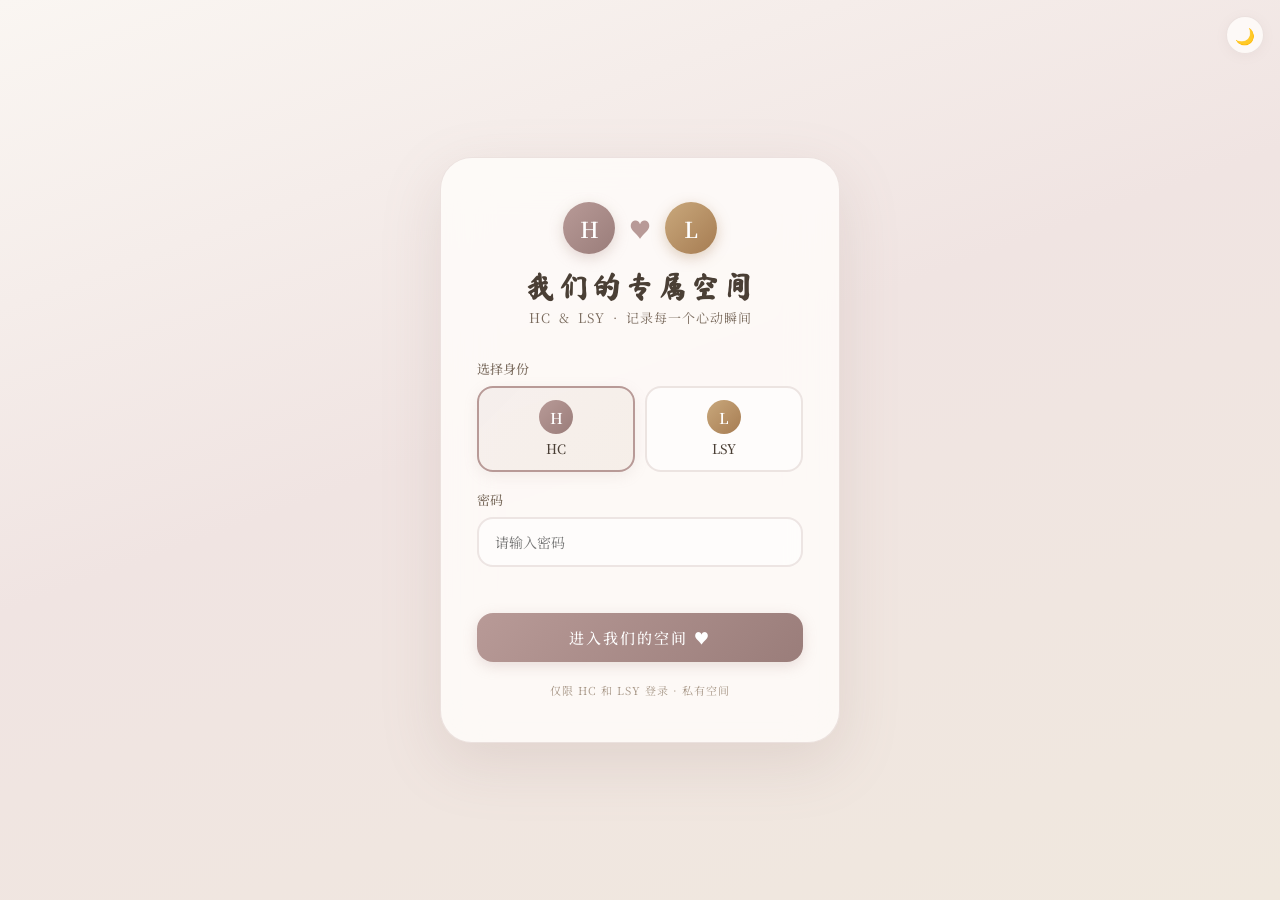
<file: index.html>
<!DOCTYPE html>
<html lang="zh-CN">
<head>
    <meta charset="UTF-8">
    <meta name="viewport" content="width=device-width, initial-scale=1.0, maximum-scale=1.0, user-scalable=no">
    <title>HC & LSY · 我们的专属空间</title>
    <meta name="theme-color" content="#b89a97">
    <meta name="apple-mobile-web-app-capable" content="yes">
    <meta name="apple-mobile-web-app-status-bar-style" content="default">
    <meta name="apple-mobile-web-app-title" content="HC&LSY">
    <link rel="manifest" href="manifest.json">
    <link rel="icon" type="image/svg+xml" href="icon.svg">
    <link rel="apple-touch-icon" href="icon.svg">
    <link rel="stylesheet" href="css/style.css?v=48">
    <link rel="preconnect" href="https://fonts.googleapis.com">
    <link href="https://fonts.googleapis.com/css2?family=Ma+Shan+Zheng&family=Noto+Serif+SC:wght@300;400;500;600;700&display=swap" rel="stylesheet">
</head>
<body>
    <div class="hearts-bg" id="heartsBg"></div>
    <div class="confetti-layer" id="confettiLayer"></div>

    <div class="music-control" id="musicControl" style="display:none;">
        <button class="music-btn" id="musicToggle"><span class="music-icon" id="musicIcon">♪</span></button>
        <div class="music-info"><span class="music-name" id="musicName">未设置音乐</span></div>
    </div>
    <button class="theme-toggle" id="themeToggle" title="切换主题">🌙</button>

    <!-- 登录页 -->
    <div class="login-page" id="loginPage">
        <div class="login-card">
            <div class="login-header">
                <div class="couple-avatar"><span class="avatar-hc">H</span><span class="heart-icon">♥</span><span class="avatar-lsy">L</span></div>
                <h1 class="login-title">我们的专属空间</h1>
                <p class="login-subtitle">HC &nbsp;&amp;&nbsp; LSY &nbsp;·&nbsp; 记录每一个心动瞬间</p>
            </div>
            <form class="login-form" id="loginForm">
                <div class="form-group"><label>选择身份</label>
                    <div class="role-selector">
                        <button type="button" class="role-btn active" data-role="hc"><span class="role-initial">H</span><span class="role-name">HC</span></button>
                        <button type="button" class="role-btn" data-role="lsy"><span class="role-initial">L</span><span class="role-name">LSY</span></button>
                    </div>
                </div>
                <div class="form-group"><label for="password">密码</label><input type="password" id="password" placeholder="请输入密码" autocomplete="off"></div>
                <div class="login-error" id="loginError"></div>
                <button type="submit" class="login-btn">进入我们的空间 ♥</button>
            </form>
            <div class="login-footer"><p>仅限 HC 和 LSY 登录 · 私有空间</p></div>
        </div>
    </div>

    <!-- 主应用 -->
    <div class="app-container" id="appContainer" style="display:none;">
        <nav class="app-nav">
            <div class="nav-brand" data-view="home"><span class="nav-heart">♥</span><span class="nav-title">HC &amp; LSY</span></div>
            <div class="nav-menu">
                <button class="nav-item active" data-view="home">首页</button>
                <button class="nav-item" data-view="timeline">时光轴</button>
                <button class="nav-item" data-view="gallery">照片墙</button>
                <button class="nav-item" data-view="diary">生活日记</button>
                <button class="nav-item" data-view="wishes">心愿清单</button>
                <button class="nav-item" data-view="messages">留言板</button>
                <button class="nav-item" data-view="letters">定时信件</button>
                <button class="nav-item" data-view="trips">旅行计划</button>
                <button class="nav-item" data-view="qa">问答书</button>
                <button class="nav-item" data-view="settings">设置</button>
            </div>
            <div class="nav-user">
                <span class="user-avatar" id="userAvatar">H</span>
                <span class="user-name" id="userName">HC</span>
                <button class="logout-btn" id="logoutBtn" title="退出">✕</button>
            </div>
        </nav>

        <!-- 手机底部导航 -->
        <nav class="mobile-nav">
            <button class="mobile-nav-item active" data-view="home"><span class="mobile-nav-icon">🏠</span><span class="mobile-nav-label">首页</span></button>
            <button class="mobile-nav-item" data-view="timeline"><span class="mobile-nav-icon">📖</span><span class="mobile-nav-label">时光轴</span></button>
            <button class="mobile-nav-item" data-view="gallery"><span class="mobile-nav-icon">📷</span><span class="mobile-nav-label">照片</span></button>
            <button class="mobile-nav-item" data-view="diary"><span class="mobile-nav-icon">📝</span><span class="mobile-nav-label">日记</span></button>
            <button class="mobile-nav-item" data-view="wishes"><span class="mobile-nav-icon">⭐</span><span class="mobile-nav-label">心愿</span></button>
            <button class="mobile-nav-item" data-view="settings"><span class="mobile-nav-icon">⚙️</span><span class="mobile-nav-label">设置</span></button>
        </nav>

        <main class="app-main">
            <!-- 首页 -->
            <section class="view view-home active" id="viewHome">
                <div class="hero-cover" id="heroCover">
                    <div class="hero-cover-bg" id="heroCoverBg"></div>
                    <div class="hero-cover-content">
                        <div class="hero-names"><span class="hero-name hc">HC</span><span class="hero-and">&amp;</span><span class="hero-name lsy">LSY</span></div>
                        <div class="hero-days"><span class="hero-days-number" id="heroDaysNumber">0</span><span class="hero-days-text">天</span></div>
                        <p class="hero-days-label">我们已经在一起</p>
                        <div class="hero-quote"><span class="quote-text" id="quoteText">愿有岁月可回首，且以深情共白头</span></div>
                        <button class="hero-quote-btn" id="heroQuoteBtn">换一句</button>
                    </div>
                    <a href="#homeContent" class="hero-scroll-hint" id="heroScrollHint"><span>向下滑动</span><span class="scroll-arrow">↓</span></a>
                </div>
                <div id="homeContent"></div>

                <!-- 天气卡片 -->
                <div class="weather-section" id="weatherSection" style="display:none;">
                    <div class="weather-card" id="weatherCard1">
                        <div class="weather-city" id="weatherCity1">—</div>
                        <div class="weather-main"><span class="weather-icon" id="weatherIcon1">☀️</span><span class="weather-temp" id="weatherTemp1">—°</span></div>
                        <div class="weather-desc" id="weatherDesc1">—</div>
                    </div>
                    <div class="weather-card" id="weatherCard2">
                        <div class="weather-city" id="weatherCity2">—</div>
                        <div class="weather-main"><span class="weather-icon" id="weatherIcon2">☀️</span><span class="weather-temp" id="weatherTemp2">—°</span></div>
                        <div class="weather-desc" id="weatherDesc2">—</div>
                    </div>
                </div>

                <!-- 想你了 -->
                <div class="miss-you-section">
                    <div class="miss-you-card">
                        <div class="miss-you-header"><h3>今天想你了吗</h3><span class="miss-you-date" id="missYouDate"></span></div>
                        <div class="miss-you-buttons">
                            <button class="miss-you-btn hc" id="missYouHc"><span class="miss-you-initial">H</span><span class="miss-you-label">HC 想你了</span><span class="miss-you-status" id="missHcStatus">未打卡</span></button>
                            <div class="miss-you-heart" id="missYouHeart">♡</div>
                            <button class="miss-you-btn lsy" id="missYouLsy"><span class="miss-you-initial">L</span><span class="miss-you-label">LSY 想你了</span><span class="miss-you-status" id="missLsyStatus">未打卡</span></button>
                        </div>
                        <div class="miss-you-result" id="missYouResult"></div>
                    </div>
                </div>

                <!-- 快捷入口 -->
                <div class="quick-access">
                    <button class="quick-card" data-view="messages"><span class="quick-icon">💌</span><span class="quick-text">留言板</span></button>
                    <button class="quick-card" data-view="letters"><span class="quick-icon">✉️</span><span class="quick-text">定时信件</span></button>
                    <button class="quick-card" data-view="trips"><span class="quick-icon">✈️</span><span class="quick-text">旅行计划</span></button>
                    <button class="quick-card" data-view="qa"><span class="quick-icon">💑</span><span class="quick-text">问答书</span></button>
                    <button class="quick-card" id="quickBlindbox"><span class="quick-icon">🎁</span><span class="quick-text">约会盲盒</span></button>
                    <button class="quick-card" id="quickAnnual"><span class="quick-icon">📊</span><span class="quick-text">年度回顾</span></button>
                    <button class="quick-card" id="quickCollage"><span class="quick-icon">🖼️</span><span class="quick-text">照片拼贴</span></button>
                    <button class="quick-card" data-view="timeline"><span class="quick-icon">📖</span><span class="quick-text">时光轴</span></button>
                </div>

                <!-- 倒计时 -->
                <div class="home-section countdown-section">
                    <div class="section-header"><h3>重要日子</h3><button class="link-btn" data-view="settings">管理 →</button></div>
                    <div class="countdown-grid" id="countdownGrid"><div class="empty-state">还没有添加纪念日，去设置页添加吧 ♥</div></div>
                </div>

                <!-- 统计 -->
                <div class="home-stats">
                    <div class="stat-card"><div class="stat-icon">📷</div><div class="stat-number" id="photoCount">0</div><div class="stat-label">张照片</div></div>
                    <div class="stat-card"><div class="stat-icon">📝</div><div class="stat-number" id="diaryCount">0</div><div class="stat-label">篇日记</div></div>
                    <div class="stat-card"><div class="stat-icon">⭐</div><div class="stat-number" id="wishCount">0</div><div class="stat-label">个心愿</div></div>
                    <div class="stat-card"><div class="stat-icon">💌</div><div class="stat-number" id="messageCount">0</div><div class="stat-label">条留言</div></div>
                </div>

                <div class="home-sections">
                    <div class="home-section">
                        <div class="section-header"><h3>最近照片</h3><button class="link-btn" data-view="gallery">查看全部 →</button></div>
                        <div class="recent-photos" id="recentPhotos"><div class="empty-state">还没有照片，去上传第一张吧 ♥</div></div>
                    </div>
                    <div class="home-section">
                        <div class="section-header"><h3>最新日记</h3><button class="link-btn" data-view="diary">查看全部 →</button></div>
                        <div class="recent-diaries" id="recentDiaries"><div class="empty-state">还没有日记，记录今天的心情吧 ♥</div></div>
                    </div>
                </div>
            </section>

            <!-- 时光轴 -->
            <section class="view view-timeline" id="viewTimeline">
                <div class="view-header"><div><h2>时光轴</h2><p class="view-desc">我们的故事，按时间流淌</p></div></div>
                <div class="timeline-container" id="timelineContainer"><div class="empty-state large"><div class="empty-icon">📖</div><p>时光轴还是空的</p><p class="empty-hint">上传照片或写日记，这里会记录我们的每一刻</p></div></div>
            </section>

            <!-- 照片墙 -->
            <section class="view view-gallery" id="viewGallery">
                <div class="view-header">
                    <div><h2>照片墙</h2><p class="view-desc">记录我们的每一个美好瞬间</p></div>
                    <div style="display:flex;gap:8px;">
                        <button class="secondary-btn" id="slideshowBtn" style="padding:8px 14px;font-size:13px;">▶ 幻灯片</button>
                        <button class="primary-btn" id="uploadPhotoBtn">+ 上传</button>
                    </div>
                </div>
                <div class="gallery-view-toggle" style="display:flex;gap:6px;margin-bottom:14px;">
                    <button class="gallery-toggle-btn active" data-view="time" style="flex:1;padding:8px;border:1px solid var(--card-border);border-radius:10px;background:var(--card-bg);font-size:12px;color:var(--text-secondary);transition:all 0.3s;">📅 按时间</button>
                    <button class="gallery-toggle-btn" data-view="album" style="flex:1;padding:8px;border:1px solid var(--card-border);border-radius:10px;background:var(--card-bg);font-size:12px;color:var(--text-secondary);transition:all 0.3s;">📁 按相册</button>
                </div>
                <div class="gallery-container" id="galleryContainer"><div class="empty-state large"><div class="empty-icon">📷</div><p>还没有照片</p><p class="empty-hint">点击上方按钮上传我们的第一张照片</p></div></div>
            </section>

            <!-- 生活日记 -->
            <section class="view view-diary" id="viewDiary">
                <div class="view-header">
                    <div><h2>生活日记</h2><p class="view-desc">记录每一天的心情与故事</p></div>
                    <button class="primary-btn" id="newDiaryBtn">+ 写日记</button>
                </div>
                <div class="diary-timeline" id="diaryTimeline"><div class="empty-state large"><div class="empty-icon">📝</div><p>还没有日记</p><p class="empty-hint">写下今天发生的小故事吧</p></div></div>
            </section>

            <!-- 心愿清单 -->
            <section class="view view-wishes" id="viewWishes">
                <div class="view-header">
                    <div><h2>心愿清单</h2><p class="view-desc">一起想做的事，一个个去实现</p></div>
                    <button class="primary-btn" id="addWishBtn">+ 添加心愿</button>
                </div>
                <div class="wishes-progress"><div class="progress-bar"><div class="progress-fill" id="wishProgressFill"></div></div><span class="progress-text" id="wishProgressText">0 / 0 已完成</span></div>
                <div class="wishes-list" id="wishesList"><div class="empty-state large"><div class="empty-icon">⭐</div><p>还没有心愿</p><p class="empty-hint">添加第一个想一起完成的心愿吧</p></div></div>
            </section>

            <!-- 留言板 -->
            <section class="view view-messages" id="viewMessages">
                <div class="view-header">
                    <div><h2>留言板</h2><p class="view-desc">想对TA说的话，留在这里</p></div>
                    <button class="primary-btn" id="addMessageBtn">+ 写留言</button>
                </div>
                <div class="messages-list" id="messagesList"><div class="empty-state large"><div class="empty-icon">💌</div><p>还没有留言</p><p class="empty-hint">给TA留第一条悄悄话吧</p></div></div>
            </section>

            <!-- 定时信件 -->
            <section class="view view-letters" id="viewLetters">
                <div class="view-header">
                    <div><h2>定时信件</h2><p class="view-desc">写给未来的信，到了那天才能打开</p></div>
                    <button class="primary-btn" id="addLetterBtn">+ 写一封信</button>
                </div>
                <div class="letters-list" id="lettersList"><div class="empty-state large"><div class="empty-icon">✉️</div><p>还没有定时信件</p><p class="empty-hint">写一封给未来的信吧</p></div></div>
            </section>

            <!-- 旅行计划 -->
            <section class="view view-trips" id="viewTrips">
                <div class="view-header">
                    <div><h2>旅行计划</h2><p class="view-desc">规划我们的下一次出发</p></div>
                    <button class="primary-btn" id="addTripBtn">+ 新建计划</button>
                </div>
                <div class="trips-list" id="tripsList"><div class="empty-state large"><div class="empty-icon">✈️</div><p>还没有旅行计划</p><p class="empty-hint">规划我们的第一次旅行吧</p></div></div>
            </section>

            <!-- 问答书 -->
            <section class="view view-qa" id="viewQa">
                <div class="view-header">
                    <div><h2>情侣问答书</h2><p class="view-desc">一个个问题，积累成我们的专属问答书</p></div>
                </div>
                <div class="qa-progress"><div class="progress-bar"><div class="progress-fill" id="qaProgressFill"></div></div><span class="progress-text" id="qaProgressText">0 / 0 已回答</span></div>
                <div class="qa-list" id="qaList"><div class="empty-state large"><div class="empty-icon">💑</div><p>加载问题中...</p></div></div>
            </section>

            <!-- 设置 -->
            <section class="view view-settings" id="viewSettings">
                <div class="view-header"><div><h2>设置</h2><p class="view-desc">配置空间参数与个人偏好</p></div></div>
                <div class="settings-container">
                    <div class="settings-card" style="border:2px solid var(--primary-light);background:linear-gradient(135deg,rgba(184,154,151,0.08),rgba(201,168,124,0.06));">
                        <h3 style="display:flex;align-items:center;gap:8px;">👤 当前账号</h3>
                        <p class="settings-desc">当前登录身份，可退出后切换其他账号</p>
                        <div style="display:flex;align-items:center;justify-content:space-between;flex-wrap:wrap;gap:10px;">
                            <div style="display:flex;align-items:center;gap:10px;">
                                <span class="user-avatar" id="settingsUserAvatar" style="width:36px;height:36px;font-size:15px;">H</span>
                                <div>
                                    <div style="font-size:15px;font-weight:600;color:var(--text-primary);" id="settingsUserName">HC</div>
                                    <div style="font-size:11px;color:var(--text-light);" id="settingsUserHint">情侣账号</div>
                                </div>
                            </div>
                            <button class="danger-btn" id="settingsLogoutBtn" style="padding:10px 20px;font-size:13px;">退出登录 / 切换账号</button>
                        </div>
                    </div>
                    <div class="settings-card"><h3>首页封面</h3><p class="settings-desc">上传一张合照作为首页封面背景</p>
                        <div class="settings-row"><button class="secondary-btn" id="uploadCoverBtn">选择封面图</button><button class="danger-btn" id="removeCoverBtn" style="display:none;">移除</button><span class="cover-status" id="coverStatus">使用默认渐变</span></div>
                        <input type="file" id="coverInput" accept="image/*" hidden>
                    </div>
                    <div class="settings-card"><h3>在一起的日期</h3><p class="settings-desc">设置我们在一起的纪念日</p>
                        <div class="settings-row"><input type="date" id="anniversaryDate" class="settings-input"><button class="secondary-btn" id="saveAnniversaryBtn">保存</button></div>
                    </div>
                    <div class="settings-card"><h3>纪念日管理</h3><p class="settings-desc">添加生日、旅行日等，首页显示倒计时</p>
                        <div class="anniversary-list" id="anniversaryList"></div>
                        <div class="settings-row mt-16"><input type="text" id="newAnnivName" class="settings-input" placeholder="名称"><input type="date" id="newAnnivDate" class="settings-input"><button class="secondary-btn" id="addAnnivBtn">添加</button></div>
                    </div>
                    <div class="settings-card"><h3>异地天气</h3><p class="settings-desc">设置两人所在城市，首页显示两地天气</p>
                        <div class="settings-row"><input type="text" id="weatherCity1Input" class="settings-input" placeholder="HC 所在城市"><input type="text" id="weatherCity2Input" class="settings-input" placeholder="LSY 所在城市"><button class="secondary-btn" id="saveWeatherBtn">保存</button></div>
                    </div>
                    <div class="settings-card"><h3>生理期提醒</h3><p class="settings-desc">记录上次生理期日期，预计下次时间</p>
                        <div class="settings-row"><input type="date" id="periodDate" class="settings-input"><input type="number" id="periodCycle" class="settings-input" placeholder="周期(天)，默认28" min="20" max="40"><button class="secondary-btn" id="savePeriodBtn">保存</button></div>
                        <div class="period-info" id="periodInfo" style="display:none;margin-top:10px;font-size:13px;color:var(--text-secondary);"></div>
                    </div>
                    <div class="settings-card"><h3>背景音乐</h3><p class="settings-desc">上传一首属于我们的歌</p>
                        <div class="settings-row"><button class="secondary-btn" id="uploadMusicBtn">选择音乐文件</button><span class="music-status" id="musicStatus">未设置</span><button class="danger-btn" id="removeMusicBtn" style="display:none;">移除</button></div>
                        <input type="file" id="musicFileInput" accept="audio/*" hidden>
                    </div>
                    <div class="settings-card"><h3>外观</h3><p class="settings-desc">深色模式 / 浅色模式切换</p>
                        <div class="settings-row"><button class="secondary-btn" id="darkModeBtn">🌙 切换深色模式</button></div>
                    </div>
                    <div id="githubConfigSection" style="display:none;">
                    <div class="settings-card"><h3>GitHub 数据同步</h3><p class="settings-desc">配置后数据自动同步到仓库，实现多设备数据共享</p>
                        <div class="settings-group"><label>仓库所有者</label><input type="text" id="githubOwner" class="settings-input" placeholder="GitHub用户名"></div>
                        <div class="settings-group"><label>仓库名称</label><input type="text" id="githubRepo" class="settings-input" placeholder="仓库名"></div>
                        <div class="settings-group"><label>Token</label><input type="password" id="githubToken" class="settings-input" placeholder="github_pat_xxx"><p class="settings-hint">需要 Contents 读写权限</p></div>
                        <button class="secondary-btn" id="saveGithubBtn">保存配置</button><span class="config-status" id="githubStatus"></span>
                    </div>
                    </div>
                    <div class="settings-card"><h3>密码管理</h3><p class="settings-desc">修改 HC 或 LSY 的登录密码</p>
                        <div class="settings-group"><label>修改谁的密码</label><select id="pwdTarget" class="settings-input"><option value="hc">HC</option><option value="lsy">LSY</option></select></div>
                        <div class="settings-group"><label>新密码</label><input type="password" id="newPassword" class="settings-input" placeholder="至少4位"></div>
                        <button class="secondary-btn" id="changePwdBtn">修改密码</button>
                    </div>
                    <div class="settings-card"><h3>数据管理</h3><p class="settings-desc">导出、导入、清空数据</p>
                        <div class="settings-row"><button class="secondary-btn" id="exportDataBtn">导出数据</button><button class="secondary-btn" id="importDataBtn">导入数据</button><button class="danger-btn" id="clearDataBtn">清空本地数据</button></div>
                        <input type="file" id="importInput" accept=".json" hidden>
                    </div>
                    <div class="settings-card"><h3>相册管理</h3><p class="settings-desc">管理照片分类相册，上传时可选择归属相册</p>
                        <div class="album-list" id="albumList" style="display:flex;flex-direction:column;gap:6px;margin-bottom:10px;max-height:180px;overflow-y:auto;"></div>
                        <div class="settings-row"><input type="text" id="newAlbumName" class="settings-input" placeholder="新相册名称"><button class="secondary-btn" id="addAlbumBtn">添加相册</button></div>
                    </div>
                    <div class="settings-card"><h3>回收站</h3><p class="settings-desc">删除的内容暂存7天，可恢复</p>
                        <div class="recycle-list" id="recycleList"><div class="empty-state" style="padding:12px;">回收站为空</div></div>
                    </div>
                </div>
            </section>
        </main>
    </div>

    <!-- 上传照片弹窗 -->
    <div class="modal" id="uploadModal">
        <div class="modal-content">
            <div class="modal-header"><h3>上传照片/视频</h3><button class="modal-close" data-close="uploadModal">✕</button></div>
            <div class="modal-body">
                <div class="upload-area" id="uploadArea">
                    <div class="upload-icon">📸</div><p>点击或拖拽文件到此处</p><p class="upload-hint">支持 JPG、PNG、WEBP、MP4，可多选</p>
                    <input type="file" id="photoInput" accept="image/*,video/*" multiple hidden>
                </div>
                <div class="upload-preview" id="uploadPreview"></div>
                <div class="form-group"><label>描述（可选）</label><input type="text" id="photoCaption" class="settings-input" placeholder="给这些内容写句话..."></div>
                <div class="form-group"><label>日期</label><input type="date" id="photoDate" class="settings-input"></div>
                <div class="form-group"><label>相册</label><select id="photoAlbum" class="settings-input"></select></div>
            </div>
            <div class="modal-footer"><button class="secondary-btn" data-close="uploadModal">取消</button><button class="primary-btn" id="confirmUploadBtn">上传</button></div>
        </div>
    </div>

    <!-- 写日记弹窗 -->
    <div class="modal" id="diaryModal">
        <div class="modal-content modal-wide">
            <div class="modal-header"><h3 id="diaryModalTitle">写日记</h3><button class="modal-close" data-close="diaryModal">✕</button></div>
            <div class="modal-body">
                <div class="form-group"><label>标题</label><input type="text" id="diaryTitle" class="settings-input" placeholder="给今天起个标题..."></div>
                <div class="form-row">
                    <div class="form-group flex-1"><label>日期</label><input type="date" id="diaryDate" class="settings-input"></div>
                    <div class="form-group flex-1"><label>心情</label>
                        <div class="mood-selector">
                            <button type="button" class="mood-btn" data-mood="😊">😊</button><button type="button" class="mood-btn" data-mood="🥰">🥰</button>
                            <button type="button" class="mood-btn" data-mood="😄">😄</button><button type="button" class="mood-btn" data-mood="😌">😌</button>
                            <button type="button" class="mood-btn" data-mood="😢">😢</button><button type="button" class="mood-btn" data-mood="😡">😡</button>
                            <button type="button" class="mood-btn" data-mood="🤔">🤔</button><button type="button" class="mood-btn" data-mood="😴">😴</button>
                        </div>
                    </div>
                </div>
                <div class="form-group"><label>日记模板（可选）</label>
                    <div class="diary-template-selector" id="diaryTemplateSelector">
                        <button type="button" class="diary-template-btn" data-tpl="daily">☕ 日常碎碎念</button>
                        <button type="button" class="diary-template-btn" data-tpl="travel">✈️ 旅行日记</button>
                        <button type="button" class="diary-template-btn" data-tpl="anniversary">🎉 纪念日</button>
                        <button type="button" class="diary-template-btn" data-tpl="food">🍜 美食记录</button>
                        <button type="button" class="diary-template-btn" data-tpl="reconcile">💝 吵架和好</button>
                        <button type="button" class="diary-template-btn" data-tpl="blank">📝 空白</button>
                    </div>
                </div>
                <div class="form-group"><label>内容</label><textarea id="diaryContent" class="settings-input diary-textarea" placeholder="今天发生了什么呢..."></textarea></div>
                <div class="form-group"><label>插入照片（可选）</label>
                    <div class="diary-photo-area">
                        <div class="diary-photos-preview" id="diaryPhotosPreview"></div>
                        <button type="button" class="secondary-btn" id="diaryAddPhotoBtn">+ 添加照片</button>
                        <input type="file" id="diaryPhotoInput" accept="image/*" multiple hidden>
                    </div>
                </div>
                <div class="form-group" style="display:flex;gap:10px;align-items:center;">
                    <button type="button" class="secondary-btn" id="diaryShareBtn">📤 生成分享卡片</button>
                </div>
            </div>
            <div class="modal-footer"><button class="secondary-btn" data-close="diaryModal">取消</button><button class="primary-btn" id="saveDiaryBtn">保存</button></div>
        </div>
    </div>

    <!-- 心愿弹窗 -->
    <div class="modal" id="wishModal">
        <div class="modal-content">
            <div class="modal-header"><h3 id="wishModalTitle">添加心愿</h3><button class="modal-close" data-close="wishModal">✕</button></div>
            <div class="modal-body">
                <div class="form-group"><label>心愿内容</label><input type="text" id="wishContent" class="settings-input" placeholder="例如：一起去看海"></div>
                <div class="form-group"><label>分类</label><select id="wishCategory" class="settings-input"><option value="旅行">旅行</option><option value="美食">美食</option><option value="生活">生活</option><option value="礼物">礼物</option><option value="其他">其他</option></select></div>
            </div>
            <div class="modal-footer"><button class="secondary-btn" data-close="wishModal">取消</button><button class="primary-btn" id="saveWishBtn">保存</button></div>
        </div>
    </div>

    <!-- 留言弹窗 -->
    <div class="modal" id="messageModal">
        <div class="modal-content">
            <div class="modal-header"><h3>写留言</h3><button class="modal-close" data-close="messageModal">✕</button></div>
            <div class="modal-body">
                <div class="form-group"><label>留言内容</label><textarea id="messageContent" class="settings-input diary-textarea" placeholder="想对TA说的话..."></textarea></div>
                <div class="form-group"><label>便签颜色</label>
                    <div class="color-selector">
                        <button type="button" class="color-btn active" data-color="pink" style="background:#f5c6cf;"></button>
                        <button type="button" class="color-btn" data-color="cream" style="background:#f0e0c8;"></button>
                        <button type="button" class="color-btn" data-color="mint" style="background:#c8e0d0;"></button>
                        <button type="button" class="color-btn" data-color="lavender" style="background:#d8c8e8;"></button>
                        <button type="button" class="color-btn" data-color="peach" style="background:#f5d8c0;"></button>
                    </div>
                </div>
            </div>
            <div class="modal-footer"><button class="secondary-btn" data-close="messageModal">取消</button><button class="primary-btn" id="saveMessageBtn">发送</button></div>
        </div>
    </div>

    <!-- 定时信件弹窗 -->
    <div class="modal" id="letterModal">
        <div class="modal-content modal-wide">
            <div class="modal-header"><h3>写一封信</h3><button class="modal-close" data-close="letterModal">✕</button></div>
            <div class="modal-body">
                <div class="form-group"><label>信件标题</label><input type="text" id="letterTitle" class="settings-input" placeholder="给这封信起个标题..."></div>
                <div class="form-group"><label>解锁日期</label><input type="date" id="letterUnlockDate" class="settings-input"></div>
                <div class="form-group"><label>信件内容</label><textarea id="letterContent" class="settings-input diary-textarea" style="min-height:200px;" placeholder="写给未来的话..."></textarea></div>
            </div>
            <div class="modal-footer"><button class="secondary-btn" data-close="letterModal">取消</button><button class="primary-btn" id="saveLetterBtn">封存信件</button></div>
        </div>
    </div>

    <!-- 查看信件弹窗 -->
    <div class="modal" id="letterViewModal">
        <div class="modal-content modal-wide">
            <div class="modal-header"><h3 id="letterViewTitle">信件</h3><button class="modal-close" data-close="letterViewModal">✕</button></div>
            <div class="modal-body">
                <div class="letter-view-meta" id="letterViewMeta"></div>
                <div class="letter-view-content" id="letterViewContent"></div>
            </div>
            <div class="modal-footer"><button class="secondary-btn" data-close="letterViewModal">关闭</button></div>
        </div>
    </div>

    <!-- 旅行计划弹窗 -->
    <div class="modal" id="tripModal">
        <div class="modal-content modal-wide">
            <div class="modal-header"><h3 id="tripModalTitle">新建旅行计划</h3><button class="modal-close" data-close="tripModal">✕</button></div>
            <div class="modal-body">
                <div class="form-row">
                    <div class="form-group flex-1"><label>旅行名称</label><input type="text" id="tripName" class="settings-input" placeholder="例如：三亚五日游"></div>
                    <div class="form-group flex-1"><label>目的地</label><input type="text" id="tripDestination" class="settings-input" placeholder="例如：三亚"></div>
                </div>
                <div class="form-row">
                    <div class="form-group flex-1"><label>出发日期</label><input type="date" id="tripStartDate" class="settings-input"></div>
                    <div class="form-group flex-1"><label>返回日期</label><input type="date" id="tripEndDate" class="settings-input"></div>
                </div>
                <div class="form-group"><label>预算（元）</label><input type="number" id="tripBudget" class="settings-input" placeholder="例如：5000"></div>
                <div class="form-group"><label>行程清单（每行一项）</label><textarea id="tripItems" class="settings-input diary-textarea" style="min-height:120px;" placeholder="订机票&#10;订酒店&#10;去海边"></textarea></div>
                <div class="form-group"><label>备注</label><textarea id="tripNotes" class="settings-input" style="min-height:60px;" placeholder="其他注意事项..."></textarea></div>
            </div>
            <div class="modal-footer"><button class="secondary-btn" data-close="tripModal">取消</button><button class="primary-btn" id="saveTripBtn">保存计划</button></div>
        </div>
    </div>

    <!-- 问答弹窗 -->
    <div class="modal" id="qaModal">
        <div class="modal-content">
            <div class="modal-header"><h3 id="qaModalTitle">回答问题</h3><button class="modal-close" data-close="qaModal">✕</button></div>
            <div class="modal-body">
                <div class="qa-question" id="qaQuestionText"></div>
                <div class="form-group"><label>你的回答</label><textarea id="qaAnswer" class="settings-input diary-textarea" style="min-height:100px;" placeholder="写下你的答案..."></textarea></div>
            </div>
            <div class="modal-footer"><button class="secondary-btn" data-close="qaModal">取消</button><button class="primary-btn" id="saveQaBtn">保存回答</button></div>
        </div>
    </div>

    <!-- 约会盲盒弹窗 -->
    <div class="modal" id="blindboxModal">
        <div class="modal-content">
            <div class="modal-header"><h3>🎁 约会盲盒</h3><button class="modal-close" data-close="blindboxModal">✕</button></div>
            <div class="modal-body" style="text-align:center;padding:40px 20px;">
                <div class="blindbox-box" id="blindboxBox">🎁</div>
                <div class="blindbox-result" id="blindboxResult" style="display:none;">
                    <div class="blindbox-title" id="blindboxTitle"></div>
                    <div class="blindbox-desc" id="blindboxDesc"></div>
                </div>
                <button class="primary-btn" id="blindboxDrawBtn" style="margin-top:20px;">抽取约会灵感</button>
                <button class="secondary-btn" id="blindboxAgainBtn" style="margin-top:10px;display:none;">再抽一次</button>
            </div>
        </div>
    </div>

    <!-- 年度回顾弹窗 -->
    <div class="modal" id="annualModal">
        <div class="modal-content modal-wide">
            <div class="modal-header"><h3>📊 年度回顾</h3><button class="modal-close" data-close="annualModal">✕</button></div>
            <div class="modal-body" id="annualBody">
                <div class="annual-year-select" style="text-align:center;margin-bottom:20px;">
                    <label style="font-size:13px;color:var(--text-secondary);">选择年份：</label>
                    <select id="annualYear" class="settings-input" style="width:auto;display:inline-block;"></select>
                </div>
                <div id="annualContent"></div>
            </div>
        </div>
    </div>

    <!-- 照片拼贴弹窗 -->
    <div class="modal" id="collageModal">
        <div class="modal-content modal-wide">
            <div class="modal-header"><h3>🖼️ 照片拼贴</h3><button class="modal-close" data-close="collageModal">✕</button></div>
            <div class="modal-body">
                <p style="font-size:13px;color:var(--text-secondary);margin-bottom:12px;">选择 2-9 张照片生成拼贴图（最多9张）</p>
                <div class="collage-select" id="collageSelect" style="max-height:300px;overflow-y:auto;margin-bottom:16px;"></div>
                <div class="settings-row">
                    <button class="primary-btn" id="collageGenerateBtn">生成拼贴</button>
                </div>
                <div class="collage-result" id="collageResult" style="margin-top:16px;text-align:center;display:none;">
                    <canvas id="collageCanvas" style="max-width:100%;border-radius:12px;box-shadow:var(--shadow-md);"></canvas>
                    <div style="margin-top:12px;"><button class="primary-btn" id="collageDownloadBtn">下载拼贴图</button></div>
                </div>
            </div>
        </div>
    </div>

    <!-- 分享卡片弹窗 -->
    <div class="modal" id="shareModal">
        <div class="modal-content">
            <div class="modal-header"><h3>📤 分享卡片</h3><button class="modal-close" data-close="shareModal">✕</button></div>
            <div class="modal-body" style="text-align:center;">
                <canvas id="shareCanvas" style="max-width:100%;border-radius:16px;box-shadow:var(--shadow-lg);"></canvas>
                <div style="margin-top:16px;"><button class="primary-btn" id="shareDownloadBtn">下载卡片</button></div>
            </div>
        </div>
    </div>

    <!-- 灯箱 -->
    <div class="modal lightbox" id="lightboxModal">
        <div class="lightbox-content">
            <button class="lightbox-close" data-close="lightboxModal">✕</button>
            <button class="lightbox-nav lightbox-prev" id="lightboxPrev">‹</button>
            <div class="lightbox-media" id="lightboxMedia"></div>
            <button class="lightbox-nav lightbox-next" id="lightboxNext">›</button>
            <div class="lightbox-caption" id="lightboxCaption"></div>
            <div class="lightbox-slideshow-bar" id="lightboxSlideshowBar" style="display:none;position:absolute;bottom:-34px;left:50%;transform:translateX(-50%);display:none;gap:10px;align-items:center;background:rgba(0,0,0,0.6);padding:6px 14px;border-radius:20px;">
                <button id="slideshowPlayPause" style="background:none;border:none;color:white;font-size:16px;cursor:pointer;padding:0 4px;">⏸</button>
                <span style="color:white;font-size:11px;opacity:0.8;">间隔</span>
                <select id="slideshowSpeed" style="background:rgba(255,255,255,0.15);color:white;border:1px solid rgba(255,255,255,0.3);border-radius:10px;padding:2px 6px;font-size:11px;outline:none;">
                    <option value="2000">2秒</option>
                    <option value="3000" selected>3秒</option>
                    <option value="5000">5秒</option>
                    <option value="8000">8秒</option>
                </select>
                <span id="slideshowCounter" style="color:white;font-size:11px;opacity:0.8;">1/1</span>
            </div>
            <div style="position:absolute;bottom:-64px;left:50%;transform:translateX(-50%);display:flex;gap:8px;align-items:center;justify-content:center;flex-wrap:wrap;">
                <select id="lightboxAlbum" style="min-width:110px;background:rgba(0,0,0,0.5);color:white;border:1px solid rgba(255,255,255,0.4);border-radius:14px;padding:5px 24px 5px 10px;font-size:11px;outline:none;-webkit-appearance:none;appearance:none;background-image:url('data:image/svg+xml;utf8,<svg xmlns=%22http://www.w3.org/2000/svg%22 width=%2210%22 height=%2210%22 viewBox=%220 0 10 10%22><path fill=%22white%22 d=%22M0 3l5 5 5-5z%22/></svg>');background-repeat:no-repeat;background-position:right 8px center;">
                    <option value="">移动到相册...</option>
                </select>
                <input type="date" id="lightboxDate" style="background:rgba(0,0,0,0.5);color:white;border:1px solid rgba(255,255,255,0.4);border-radius:14px;padding:5px 10px;font-size:11px;outline:none;color-scheme:dark;">
            </div>
            <button class="lightbox-delete" id="lightboxDelete">删除</button>
        </div>
    </div>

    <div class="toast-container" id="toastContainer"></div>
    <script src="js/app.js?v=48"></script>
</body>
</html>
</file>
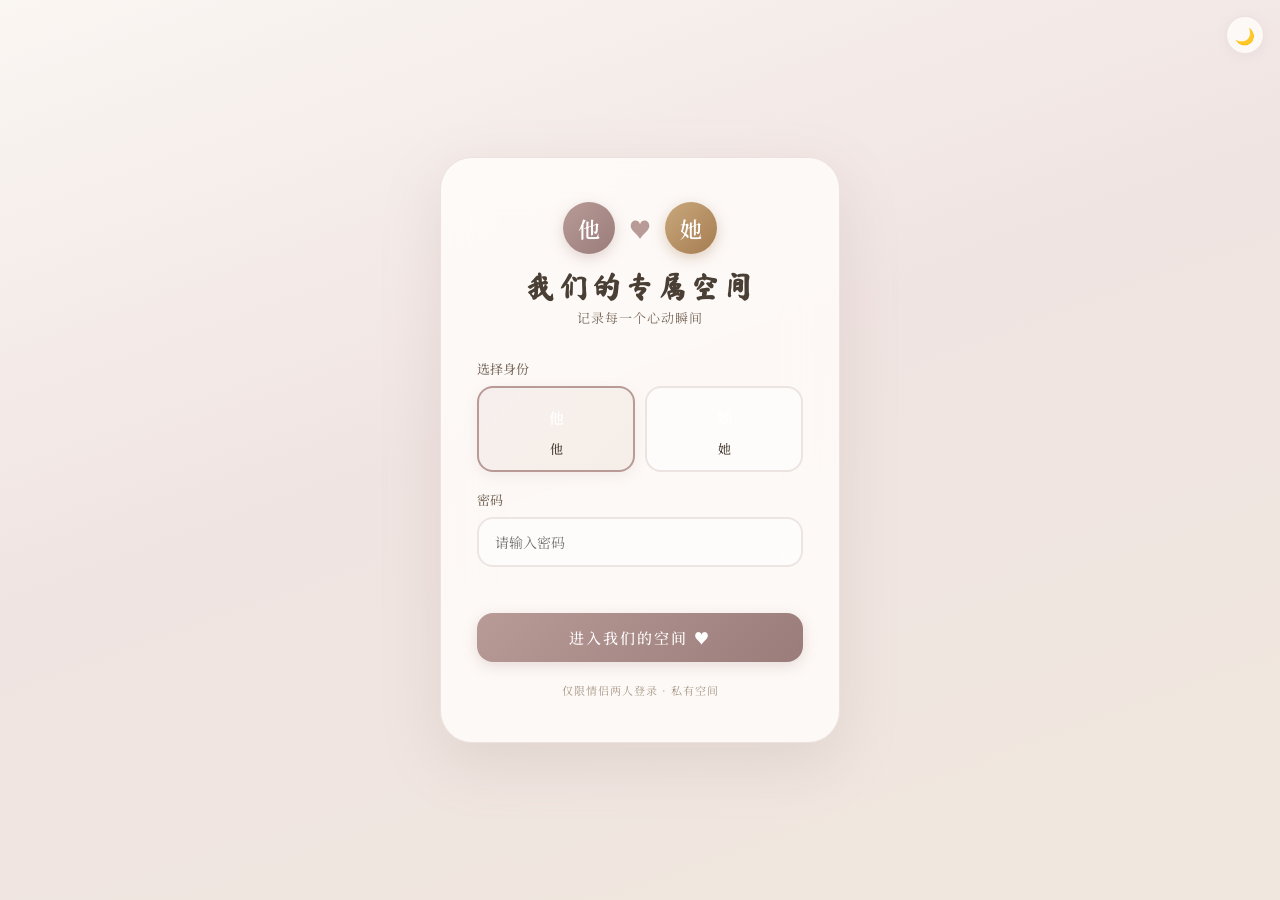
<file: 修改发送/couple-space-template/index.html>
<!DOCTYPE html>
<html lang="zh-CN">
<head>
    <meta charset="UTF-8">
    <meta name="viewport" content="width=device-width, initial-scale=1.0, maximum-scale=1.0, user-scalable=no">
    <title>我们的专属空间</title>
    <meta name="theme-color" content="#b89a97">
    <meta name="apple-mobile-web-app-capable" content="yes">
    <meta name="apple-mobile-web-app-status-bar-style" content="default">
    <meta name="apple-mobile-web-app-title" content="情侣空间">
    <link rel="manifest" href="manifest.json">
    <link rel="icon" type="image/svg+xml" href="icon.svg">
    <link rel="apple-touch-icon" href="icon.svg">
    <link rel="stylesheet" href="css/style.css?v=1">
    <link rel="preconnect" href="https://fonts.googleapis.com">
    <link href="https://fonts.googleapis.com/css2?family=Ma+Shan+Zheng&family=Noto+Serif+SC:wght@300;400;500;600;700&display=swap" rel="stylesheet">
</head>
<body>
    <div class="hearts-bg" id="heartsBg"></div>
    <div class="confetti-layer" id="confettiLayer"></div>

    <div class="music-control" id="musicControl" style="display:none;">
        <button class="music-btn" id="musicToggle"><span class="music-icon" id="musicIcon">♪</span></button>
        <div class="music-info"><span class="music-name" id="musicName">未设置音乐</span></div>
    </div>
    <button class="theme-toggle" id="themeToggle" title="切换主题">🌙</button>

    <!-- 登录页 -->
    <div class="login-page" id="loginPage">
        <div class="login-card">
            <div class="login-header">
                <div class="couple-avatar"><span class="avatar-hc">他</span><span class="heart-icon">♥</span><span class="avatar-lsy">她</span></div>
                <h1 class="login-title">我们的专属空间</h1>
                <p class="login-subtitle">记录每一个心动瞬间</p>
            </div>
            <form class="login-form" id="loginForm">
                <div class="form-group"><label>选择身份</label>
                    <div class="role-selector">
                        <button type="button" class="role-btn active" data-role="role1"><span class="role-initial">他</span><span class="role-name">他</span></button>
                        <button type="button" class="role-btn" data-role="role2"><span class="role-initial">她</span><span class="role-name">她</span></button>
                    </div>
                </div>
                <div class="form-group"><label for="password">密码</label><input type="password" id="password" placeholder="请输入密码" autocomplete="off"></div>
                <div class="login-error" id="loginError"></div>
                <button type="submit" class="login-btn">进入我们的空间 ♥</button>
            </form>
            <div class="login-footer"><p>仅限情侣两人登录 · 私有空间</p></div>
        </div>
    </div>

    <!-- 主应用 -->
    <div class="app-container" id="appContainer" style="display:none;">
        <nav class="app-nav">
            <div class="nav-brand" data-view="home"><span class="nav-heart">♥</span><span class="nav-title">我们的空间</span></div>
            <div class="nav-menu">
                <button class="nav-item active" data-view="home">首页</button>
                <button class="nav-item" data-view="timeline">时光轴</button>
                <button class="nav-item" data-view="gallery">照片墙</button>
                <button class="nav-item" data-view="diary">生活日记</button>
                <button class="nav-item" data-view="wishes">心愿清单</button>
                <button class="nav-item" data-view="messages">留言板</button>
                <button class="nav-item" data-view="letters">定时信件</button>
                <button class="nav-item" data-view="trips">旅行计划</button>
                <button class="nav-item" data-view="qa">问答书</button>
                <button class="nav-item" data-view="settings">设置</button>
            </div>
            <div class="nav-user">
                <span class="user-avatar" id="userAvatar">他</span>
                <span class="user-name" id="userName">他</span>
                <button class="logout-btn" id="logoutBtn" title="退出">✕</button>
            </div>
        </nav>

        <!-- 手机底部导航 -->
        <nav class="mobile-nav">
            <button class="mobile-nav-item active" data-view="home"><span class="mobile-nav-icon">🏠</span><span class="mobile-nav-label">首页</span></button>
            <button class="mobile-nav-item" data-view="timeline"><span class="mobile-nav-icon">📖</span><span class="mobile-nav-label">时光轴</span></button>
            <button class="mobile-nav-item" data-view="gallery"><span class="mobile-nav-icon">📷</span><span class="mobile-nav-label">照片</span></button>
            <button class="mobile-nav-item" data-view="diary"><span class="mobile-nav-icon">📝</span><span class="mobile-nav-label">日记</span></button>
            <button class="mobile-nav-item" data-view="wishes"><span class="mobile-nav-icon">⭐</span><span class="mobile-nav-label">心愿</span></button>
            <button class="mobile-nav-item" data-view="settings"><span class="mobile-nav-icon">⚙️</span><span class="mobile-nav-label">设置</span></button>
        </nav>

        <main class="app-main">
            <!-- 首页 -->
            <section class="view view-home active" id="viewHome">
                <div class="hero-cover" id="heroCover">
                    <div class="hero-cover-bg" id="heroCoverBg"></div>
                    <div class="hero-cover-content">
                        <div class="hero-names"><span class="hero-name hc">他</span><span class="hero-and">&amp;</span><span class="hero-name lsy">她</span></div>
                        <div class="hero-days"><span class="hero-days-number" id="heroDaysNumber">0</span><span class="hero-days-text">天</span></div>
                        <p class="hero-days-label">我们已经在一起</p>
                        <div class="hero-quote"><span class="quote-text" id="quoteText">愿有岁月可回首，且以深情共白头</span></div>
                        <button class="hero-quote-btn" id="heroQuoteBtn">换一句</button>
                    </div>
                    <a href="#homeContent" class="hero-scroll-hint" id="heroScrollHint"><span>向下滑动</span><span class="scroll-arrow">↓</span></a>
                </div>
                <div id="homeContent"></div>

                <!-- 天气卡片 -->
                <div class="weather-section" id="weatherSection" style="display:none;">
                    <div class="weather-card" id="weatherCard1">
                        <div class="weather-city" id="weatherCity1">—</div>
                        <div class="weather-main"><span class="weather-icon" id="weatherIcon1">☀️</span><span class="weather-temp" id="weatherTemp1">—°</span></div>
                        <div class="weather-desc" id="weatherDesc1">—</div>
                    </div>
                    <div class="weather-card" id="weatherCard2">
                        <div class="weather-city" id="weatherCity2">—</div>
                        <div class="weather-main"><span class="weather-icon" id="weatherIcon2">☀️</span><span class="weather-temp" id="weatherTemp2">—°</span></div>
                        <div class="weather-desc" id="weatherDesc2">—</div>
                    </div>
                </div>

                <!-- 想你了 -->
                <div class="miss-you-section">
                    <div class="miss-you-card">
                        <div class="miss-you-header"><h3>今天想你了吗</h3><span class="miss-you-date" id="missYouDate"></span></div>
                        <div class="miss-you-buttons">
                            <button class="miss-you-btn hc" id="missYouHc"><span class="miss-you-initial">他</span><span class="miss-you-label">他 想你了</span><span class="miss-you-status" id="missHcStatus">未打卡</span></button>
                            <div class="miss-you-heart" id="missYouHeart">♡</div>
                            <button class="miss-you-btn lsy" id="missYouLsy"><span class="miss-you-initial">她</span><span class="miss-you-label">她 想你了</span><span class="miss-you-status" id="missLsyStatus">未打卡</span></button>
                        </div>
                        <div class="miss-you-result" id="missYouResult"></div>
                    </div>
                </div>

                <!-- 快捷入口 -->
                <div class="quick-access">
                    <button class="quick-card" data-view="messages"><span class="quick-icon">💌</span><span class="quick-text">留言板</span></button>
                    <button class="quick-card" data-view="letters"><span class="quick-icon">✉️</span><span class="quick-text">定时信件</span></button>
                    <button class="quick-card" data-view="trips"><span class="quick-icon">✈️</span><span class="quick-text">旅行计划</span></button>
                    <button class="quick-card" data-view="qa"><span class="quick-icon">💑</span><span class="quick-text">问答书</span></button>
                    <button class="quick-card" id="quickBlindbox"><span class="quick-icon">🎁</span><span class="quick-text">约会盲盒</span></button>
                    <button class="quick-card" id="quickAnnual"><span class="quick-icon">📊</span><span class="quick-text">年度回顾</span></button>
                    <button class="quick-card" id="quickCollage"><span class="quick-icon">🖼️</span><span class="quick-text">照片拼贴</span></button>
                    <button class="quick-card" data-view="timeline"><span class="quick-icon">📖</span><span class="quick-text">时光轴</span></button>
                </div>

                <!-- 倒计时 -->
                <div class="home-section countdown-section">
                    <div class="section-header"><h3>重要日子</h3><button class="link-btn" data-view="settings">管理 →</button></div>
                    <div class="countdown-grid" id="countdownGrid"><div class="empty-state">还没有添加纪念日，去设置页添加吧 ♥</div></div>
                </div>

                <!-- 统计 -->
                <div class="home-stats">
                    <div class="stat-card"><div class="stat-icon">📷</div><div class="stat-number" id="photoCount">0</div><div class="stat-label">张照片</div></div>
                    <div class="stat-card"><div class="stat-icon">📝</div><div class="stat-number" id="diaryCount">0</div><div class="stat-label">篇日记</div></div>
                    <div class="stat-card"><div class="stat-icon">⭐</div><div class="stat-number" id="wishCount">0</div><div class="stat-label">个心愿</div></div>
                    <div class="stat-card"><div class="stat-icon">💌</div><div class="stat-number" id="messageCount">0</div><div class="stat-label">条留言</div></div>
                </div>

                <div class="home-sections">
                    <div class="home-section">
                        <div class="section-header"><h3>最近照片</h3><button class="link-btn" data-view="gallery">查看全部 →</button></div>
                        <div class="recent-photos" id="recentPhotos"><div class="empty-state">还没有照片，去上传第一张吧 ♥</div></div>
                    </div>
                    <div class="home-section">
                        <div class="section-header"><h3>最新日记</h3><button class="link-btn" data-view="diary">查看全部 →</button></div>
                        <div class="recent-diaries" id="recentDiaries"><div class="empty-state">还没有日记，记录今天的心情吧 ♥</div></div>
                    </div>
                </div>
            </section>

            <!-- 时光轴 -->
            <section class="view view-timeline" id="viewTimeline">
                <div class="view-header"><div><h2>时光轴</h2><p class="view-desc">我们的故事，按时间流淌</p></div></div>
                <div class="timeline-container" id="timelineContainer"><div class="empty-state large"><div class="empty-icon">📖</div><p>时光轴还是空的</p><p class="empty-hint">上传照片或写日记，这里会记录我们的每一刻</p></div></div>
            </section>

            <!-- 照片墙 -->
            <section class="view view-gallery" id="viewGallery">
                <div class="view-header">
                    <div><h2>照片墙</h2><p class="view-desc">记录我们的每一个美好瞬间</p></div>
                    <div style="display:flex;gap:8px;">
                        <button class="secondary-btn" id="slideshowBtn" style="padding:8px 14px;font-size:13px;">▶ 幻灯片</button>
                        <button class="primary-btn" id="uploadPhotoBtn">+ 上传</button>
                    </div>
                </div>
                <div class="gallery-view-toggle" style="display:flex;gap:6px;margin-bottom:14px;">
                    <button class="gallery-toggle-btn active" data-view="time" style="flex:1;padding:8px;border:1px solid var(--card-border);border-radius:10px;background:var(--card-bg);font-size:12px;color:var(--text-secondary);transition:all 0.3s;">📅 按时间</button>
                    <button class="gallery-toggle-btn" data-view="album" style="flex:1;padding:8px;border:1px solid var(--card-border);border-radius:10px;background:var(--card-bg);font-size:12px;color:var(--text-secondary);transition:all 0.3s;">📁 按相册</button>
                </div>
                <div class="gallery-container" id="galleryContainer"><div class="empty-state large"><div class="empty-icon">📷</div><p>还没有照片</p><p class="empty-hint">点击上方按钮上传我们的第一张照片</p></div></div>
            </section>

            <!-- 生活日记 -->
            <section class="view view-diary" id="viewDiary">
                <div class="view-header">
                    <div><h2>生活日记</h2><p class="view-desc">记录每一天的心情与故事</p></div>
                    <button class="primary-btn" id="newDiaryBtn">+ 写日记</button>
                </div>
                <div class="diary-timeline" id="diaryTimeline"><div class="empty-state large"><div class="empty-icon">📝</div><p>还没有日记</p><p class="empty-hint">写下今天发生的小故事吧</p></div></div>
            </section>

            <!-- 心愿清单 -->
            <section class="view view-wishes" id="viewWishes">
                <div class="view-header">
                    <div><h2>心愿清单</h2><p class="view-desc">一起想做的事，一个个去实现</p></div>
                    <button class="primary-btn" id="addWishBtn">+ 添加心愿</button>
                </div>
                <div class="wishes-progress"><div class="progress-bar"><div class="progress-fill" id="wishProgressFill"></div></div><span class="progress-text" id="wishProgressText">0 / 0 已完成</span></div>
                <div class="wishes-list" id="wishesList"><div class="empty-state large"><div class="empty-icon">⭐</div><p>还没有心愿</p><p class="empty-hint">添加第一个想一起完成的心愿吧</p></div></div>
            </section>

            <!-- 留言板 -->
            <section class="view view-messages" id="viewMessages">
                <div class="view-header">
                    <div><h2>留言板</h2><p class="view-desc">想对TA说的话，留在这里</p></div>
                    <button class="primary-btn" id="addMessageBtn">+ 写留言</button>
                </div>
                <div class="messages-list" id="messagesList"><div class="empty-state large"><div class="empty-icon">💌</div><p>还没有留言</p><p class="empty-hint">给TA留第一条悄悄话吧</p></div></div>
            </section>

            <!-- 定时信件 -->
            <section class="view view-letters" id="viewLetters">
                <div class="view-header">
                    <div><h2>定时信件</h2><p class="view-desc">写给未来的信，到了那天才能打开</p></div>
                    <button class="primary-btn" id="addLetterBtn">+ 写一封信</button>
                </div>
                <div class="letters-list" id="lettersList"><div class="empty-state large"><div class="empty-icon">✉️</div><p>还没有定时信件</p><p class="empty-hint">写一封给未来的信吧</p></div></div>
            </section>

            <!-- 旅行计划 -->
            <section class="view view-trips" id="viewTrips">
                <div class="view-header">
                    <div><h2>旅行计划</h2><p class="view-desc">规划我们的下一次出发</p></div>
                    <button class="primary-btn" id="addTripBtn">+ 新建计划</button>
                </div>
                <div class="trips-list" id="tripsList"><div class="empty-state large"><div class="empty-icon">✈️</div><p>还没有旅行计划</p><p class="empty-hint">规划我们的第一次旅行吧</p></div></div>
            </section>

            <!-- 问答书 -->
            <section class="view view-qa" id="viewQa">
                <div class="view-header">
                    <div><h2>情侣问答书</h2><p class="view-desc">一个个问题，积累成我们的专属问答书</p></div>
                </div>
                <div class="qa-progress"><div class="progress-bar"><div class="progress-fill" id="qaProgressFill"></div></div><span class="progress-text" id="qaProgressText">0 / 0 已回答</span></div>
                <div class="qa-list" id="qaList"><div class="empty-state large"><div class="empty-icon">💑</div><p>加载问题中...</p></div></div>
            </section>

            <!-- 设置 -->
            <section class="view view-settings" id="viewSettings">
                <div class="view-header"><div><h2>设置</h2><p class="view-desc">配置空间参数与个人偏好</p></div></div>
                <div class="settings-container">
                    <div class="settings-card" style="border:2px solid var(--primary-light);background:linear-gradient(135deg,rgba(184,154,151,0.08),rgba(201,168,124,0.06));">
                        <h3 style="display:flex;align-items:center;gap:8px;">👤 当前账号</h3>
                        <p class="settings-desc">当前登录身份，可退出后切换其他账号</p>
                        <div style="display:flex;align-items:center;justify-content:space-between;flex-wrap:wrap;gap:10px;">
                            <div style="display:flex;align-items:center;gap:10px;">
                                <span class="user-avatar" id="settingsUserAvatar" style="width:36px;height:36px;font-size:15px;">H</span>
                                <div>
                                    <div style="font-size:15px;font-weight:600;color:var(--text-primary);" id="settingsUserName">他</div>
                                    <div style="font-size:11px;color:var(--text-light);" id="settingsUserHint">情侣账号</div>
                                </div>
                            </div>
                            <button class="danger-btn" id="settingsLogoutBtn" style="padding:10px 20px;font-size:13px;">退出登录 / 切换账号</button>
                        </div>
                    </div>
                    <div class="settings-card"><h3>首页封面</h3><p class="settings-desc">上传一张合照作为首页封面背景</p>
                        <div class="settings-row"><button class="secondary-btn" id="uploadCoverBtn">选择封面图</button><button class="danger-btn" id="removeCoverBtn" style="display:none;">移除</button><span class="cover-status" id="coverStatus">使用默认渐变</span></div>
                        <input type="file" id="coverInput" accept="image/*" hidden>
                    </div>
                    <div class="settings-card"><h3>在一起的日期</h3><p class="settings-desc">设置我们在一起的纪念日</p>
                        <div class="settings-row"><input type="date" id="anniversaryDate" class="settings-input"><button class="secondary-btn" id="saveAnniversaryBtn">保存</button></div>
                    </div>
                    <div class="settings-card"><h3>纪念日管理</h3><p class="settings-desc">添加生日、旅行日等，首页显示倒计时</p>
                        <div class="anniversary-list" id="anniversaryList"></div>
                        <div class="settings-row mt-16"><input type="text" id="newAnnivName" class="settings-input" placeholder="名称"><input type="date" id="newAnnivDate" class="settings-input"><button class="secondary-btn" id="addAnnivBtn">添加</button></div>
                    </div>
                    <div class="settings-card"><h3>异地天气</h3><p class="settings-desc">设置两人所在城市，首页显示两地天气</p>
                        <div class="settings-row"><input type="text" id="weatherCity1Input" class="settings-input" placeholder="他 所在城市"><input type="text" id="weatherCity2Input" class="settings-input" placeholder="她 所在城市"><button class="secondary-btn" id="saveWeatherBtn">保存</button></div>
                    </div>
                    <div class="settings-card"><h3>生理期提醒</h3><p class="settings-desc">记录上次生理期日期，预计下次时间</p>
                        <div class="settings-row"><input type="date" id="periodDate" class="settings-input"><input type="number" id="periodCycle" class="settings-input" placeholder="周期(天)，默认28" min="20" max="40"><button class="secondary-btn" id="savePeriodBtn">保存</button></div>
                        <div class="period-info" id="periodInfo" style="display:none;margin-top:10px;font-size:13px;color:var(--text-secondary);"></div>
                    </div>
                    <div class="settings-card"><h3>背景音乐</h3><p class="settings-desc">上传一首属于我们的歌</p>
                        <div class="settings-row"><button class="secondary-btn" id="uploadMusicBtn">选择音乐文件</button><span class="music-status" id="musicStatus">未设置</span><button class="danger-btn" id="removeMusicBtn" style="display:none;">移除</button></div>
                        <input type="file" id="musicFileInput" accept="audio/*" hidden>
                    </div>
                    <div class="settings-card"><h3>外观</h3><p class="settings-desc">深色模式 / 浅色模式切换</p>
                        <div class="settings-row"><button class="secondary-btn" id="darkModeBtn">🌙 切换深色模式</button></div>
                    </div>
                    <div id="githubConfigSection" style="display:none;">
                    <div class="settings-card"><h3>GitHub 数据同步</h3><p class="settings-desc">配置后数据自动同步到仓库，实现多设备数据共享</p>
                        <div class="settings-group"><label>仓库所有者</label><input type="text" id="githubOwner" class="settings-input" placeholder="GitHub用户名"></div>
                        <div class="settings-group"><label>仓库名称</label><input type="text" id="githubRepo" class="settings-input" placeholder="仓库名"></div>
                        <div class="settings-group"><label>Token</label><input type="password" id="githubToken" class="settings-input" placeholder="github_pat_xxx"><p class="settings-hint">需要 Contents 读写权限</p></div>
                        <button class="secondary-btn" id="saveGithubBtn">保存配置</button><span class="config-status" id="githubStatus"></span>
                    </div>
                    </div>
                    <div class="settings-card"><h3>密码管理</h3><p class="settings-desc">修改两人的登录密码</p>
                        <div class="settings-group"><label>修改谁的密码</label><select id="pwdTarget" class="settings-input"><option value="role1">他</option><option value="role2">她</option></select></div>
                        <div class="settings-group"><label>新密码</label><input type="password" id="newPassword" class="settings-input" placeholder="至少4位"></div>
                        <button class="secondary-btn" id="changePwdBtn">修改密码</button>
                    </div>
                    <div class="settings-card"><h3>数据管理</h3><p class="settings-desc">导出、导入、清空数据</p>
                        <div class="settings-row"><button class="secondary-btn" id="exportDataBtn">导出数据</button><button class="secondary-btn" id="importDataBtn">导入数据</button><button class="danger-btn" id="clearDataBtn">清空本地数据</button></div>
                        <input type="file" id="importInput" accept=".json" hidden>
                    </div>
                    <div class="settings-card"><h3>相册管理</h3><p class="settings-desc">管理照片分类相册，上传时可选择归属相册</p>
                        <div class="album-list" id="albumList" style="display:flex;flex-direction:column;gap:6px;margin-bottom:10px;max-height:180px;overflow-y:auto;"></div>
                        <div class="settings-row"><input type="text" id="newAlbumName" class="settings-input" placeholder="新相册名称"><button class="secondary-btn" id="addAlbumBtn">添加相册</button></div>
                    </div>
                    <div class="settings-card"><h3>回收站</h3><p class="settings-desc">删除的内容暂存7天，可恢复</p>
                        <div class="recycle-list" id="recycleList"><div class="empty-state" style="padding:12px;">回收站为空</div></div>
                    </div>
                </div>
            </section>
        </main>
    </div>

    <!-- 上传照片弹窗 -->
    <div class="modal" id="uploadModal">
        <div class="modal-content">
            <div class="modal-header"><h3>上传照片/视频</h3><button class="modal-close" data-close="uploadModal">✕</button></div>
            <div class="modal-body">
                <div class="upload-area" id="uploadArea">
                    <div class="upload-icon">📸</div><p>点击或拖拽文件到此处</p><p class="upload-hint">支持 JPG、PNG、WEBP、MP4，可多选</p>
                    <input type="file" id="photoInput" accept="image/*,video/*" multiple hidden>
                </div>
                <div class="upload-preview" id="uploadPreview"></div>
                <div class="form-group"><label>描述（可选）</label><input type="text" id="photoCaption" class="settings-input" placeholder="给这些内容写句话..."></div>
                <div class="form-group"><label>日期</label><input type="date" id="photoDate" class="settings-input"></div>
                <div class="form-group"><label>相册</label><select id="photoAlbum" class="settings-input"></select></div>
            </div>
            <div class="modal-footer"><button class="secondary-btn" data-close="uploadModal">取消</button><button class="primary-btn" id="confirmUploadBtn">上传</button></div>
        </div>
    </div>

    <!-- 写日记弹窗 -->
    <div class="modal" id="diaryModal">
        <div class="modal-content modal-wide">
            <div class="modal-header"><h3 id="diaryModalTitle">写日记</h3><button class="modal-close" data-close="diaryModal">✕</button></div>
            <div class="modal-body">
                <div class="form-group"><label>标题</label><input type="text" id="diaryTitle" class="settings-input" placeholder="给今天起个标题..."></div>
                <div class="form-row">
                    <div class="form-group flex-1"><label>日期</label><input type="date" id="diaryDate" class="settings-input"></div>
                    <div class="form-group flex-1"><label>心情</label>
                        <div class="mood-selector">
                            <button type="button" class="mood-btn" data-mood="😊">😊</button><button type="button" class="mood-btn" data-mood="🥰">🥰</button>
                            <button type="button" class="mood-btn" data-mood="😄">😄</button><button type="button" class="mood-btn" data-mood="😌">😌</button>
                            <button type="button" class="mood-btn" data-mood="😢">😢</button><button type="button" class="mood-btn" data-mood="😡">😡</button>
                            <button type="button" class="mood-btn" data-mood="🤔">🤔</button><button type="button" class="mood-btn" data-mood="😴">😴</button>
                        </div>
                    </div>
                </div>
                <div class="form-group"><label>日记模板（可选）</label>
                    <div class="diary-template-selector" id="diaryTemplateSelector">
                        <button type="button" class="diary-template-btn" data-tpl="daily">☕ 日常碎碎念</button>
                        <button type="button" class="diary-template-btn" data-tpl="travel">✈️ 旅行日记</button>
                        <button type="button" class="diary-template-btn" data-tpl="anniversary">🎉 纪念日</button>
                        <button type="button" class="diary-template-btn" data-tpl="food">🍜 美食记录</button>
                        <button type="button" class="diary-template-btn" data-tpl="reconcile">💝 吵架和好</button>
                        <button type="button" class="diary-template-btn" data-tpl="blank">📝 空白</button>
                    </div>
                </div>
                <div class="form-group"><label>内容</label><textarea id="diaryContent" class="settings-input diary-textarea" placeholder="今天发生了什么呢..."></textarea></div>
                <div class="form-group"><label>插入照片（可选）</label>
                    <div class="diary-photo-area">
                        <div class="diary-photos-preview" id="diaryPhotosPreview"></div>
                        <button type="button" class="secondary-btn" id="diaryAddPhotoBtn">+ 添加照片</button>
                        <input type="file" id="diaryPhotoInput" accept="image/*" multiple hidden>
                    </div>
                </div>
                <div class="form-group" style="display:flex;gap:10px;align-items:center;">
                    <button type="button" class="secondary-btn" id="diaryShareBtn">📤 生成分享卡片</button>
                </div>
            </div>
            <div class="modal-footer"><button class="secondary-btn" data-close="diaryModal">取消</button><button class="primary-btn" id="saveDiaryBtn">保存</button></div>
        </div>
    </div>

    <!-- 心愿弹窗 -->
    <div class="modal" id="wishModal">
        <div class="modal-content">
            <div class="modal-header"><h3 id="wishModalTitle">添加心愿</h3><button class="modal-close" data-close="wishModal">✕</button></div>
            <div class="modal-body">
                <div class="form-group"><label>心愿内容</label><input type="text" id="wishContent" class="settings-input" placeholder="例如：一起去看海"></div>
                <div class="form-group"><label>分类</label><select id="wishCategory" class="settings-input"><option value="旅行">旅行</option><option value="美食">美食</option><option value="生活">生活</option><option value="礼物">礼物</option><option value="其他">其他</option></select></div>
            </div>
            <div class="modal-footer"><button class="secondary-btn" data-close="wishModal">取消</button><button class="primary-btn" id="saveWishBtn">保存</button></div>
        </div>
    </div>

    <!-- 留言弹窗 -->
    <div class="modal" id="messageModal">
        <div class="modal-content">
            <div class="modal-header"><h3>写留言</h3><button class="modal-close" data-close="messageModal">✕</button></div>
            <div class="modal-body">
                <div class="form-group"><label>留言内容</label><textarea id="messageContent" class="settings-input diary-textarea" placeholder="想对TA说的话..."></textarea></div>
                <div class="form-group"><label>便签颜色</label>
                    <div class="color-selector">
                        <button type="button" class="color-btn active" data-color="pink" style="background:#f5c6cf;"></button>
                        <button type="button" class="color-btn" data-color="cream" style="background:#f0e0c8;"></button>
                        <button type="button" class="color-btn" data-color="mint" style="background:#c8e0d0;"></button>
                        <button type="button" class="color-btn" data-color="lavender" style="background:#d8c8e8;"></button>
                        <button type="button" class="color-btn" data-color="peach" style="background:#f5d8c0;"></button>
                    </div>
                </div>
            </div>
            <div class="modal-footer"><button class="secondary-btn" data-close="messageModal">取消</button><button class="primary-btn" id="saveMessageBtn">发送</button></div>
        </div>
    </div>

    <!-- 定时信件弹窗 -->
    <div class="modal" id="letterModal">
        <div class="modal-content modal-wide">
            <div class="modal-header"><h3>写一封信</h3><button class="modal-close" data-close="letterModal">✕</button></div>
            <div class="modal-body">
                <div class="form-group"><label>信件标题</label><input type="text" id="letterTitle" class="settings-input" placeholder="给这封信起个标题..."></div>
                <div class="form-group"><label>解锁日期</label><input type="date" id="letterUnlockDate" class="settings-input"></div>
                <div class="form-group"><label>信件内容</label><textarea id="letterContent" class="settings-input diary-textarea" style="min-height:200px;" placeholder="写给未来的话..."></textarea></div>
            </div>
            <div class="modal-footer"><button class="secondary-btn" data-close="letterModal">取消</button><button class="primary-btn" id="saveLetterBtn">封存信件</button></div>
        </div>
    </div>

    <!-- 查看信件弹窗 -->
    <div class="modal" id="letterViewModal">
        <div class="modal-content modal-wide">
            <div class="modal-header"><h3 id="letterViewTitle">信件</h3><button class="modal-close" data-close="letterViewModal">✕</button></div>
            <div class="modal-body">
                <div class="letter-view-meta" id="letterViewMeta"></div>
                <div class="letter-view-content" id="letterViewContent"></div>
            </div>
            <div class="modal-footer"><button class="secondary-btn" data-close="letterViewModal">关闭</button></div>
        </div>
    </div>

    <!-- 旅行计划弹窗 -->
    <div class="modal" id="tripModal">
        <div class="modal-content modal-wide">
            <div class="modal-header"><h3 id="tripModalTitle">新建旅行计划</h3><button class="modal-close" data-close="tripModal">✕</button></div>
            <div class="modal-body">
                <div class="form-row">
                    <div class="form-group flex-1"><label>旅行名称</label><input type="text" id="tripName" class="settings-input" placeholder="例如：三亚五日游"></div>
                    <div class="form-group flex-1"><label>目的地</label><input type="text" id="tripDestination" class="settings-input" placeholder="例如：三亚"></div>
                </div>
                <div class="form-row">
                    <div class="form-group flex-1"><label>出发日期</label><input type="date" id="tripStartDate" class="settings-input"></div>
                    <div class="form-group flex-1"><label>返回日期</label><input type="date" id="tripEndDate" class="settings-input"></div>
                </div>
                <div class="form-group"><label>预算（元）</label><input type="number" id="tripBudget" class="settings-input" placeholder="例如：5000"></div>
                <div class="form-group"><label>行程清单（每行一项）</label><textarea id="tripItems" class="settings-input diary-textarea" style="min-height:120px;" placeholder="订机票&#10;订酒店&#10;去海边"></textarea></div>
                <div class="form-group"><label>备注</label><textarea id="tripNotes" class="settings-input" style="min-height:60px;" placeholder="其他注意事项..."></textarea></div>
            </div>
            <div class="modal-footer"><button class="secondary-btn" data-close="tripModal">取消</button><button class="primary-btn" id="saveTripBtn">保存计划</button></div>
        </div>
    </div>

    <!-- 问答弹窗 -->
    <div class="modal" id="qaModal">
        <div class="modal-content">
            <div class="modal-header"><h3 id="qaModalTitle">回答问题</h3><button class="modal-close" data-close="qaModal">✕</button></div>
            <div class="modal-body">
                <div class="qa-question" id="qaQuestionText"></div>
                <div class="form-group"><label>你的回答</label><textarea id="qaAnswer" class="settings-input diary-textarea" style="min-height:100px;" placeholder="写下你的答案..."></textarea></div>
            </div>
            <div class="modal-footer"><button class="secondary-btn" data-close="qaModal">取消</button><button class="primary-btn" id="saveQaBtn">保存回答</button></div>
        </div>
    </div>

    <!-- 约会盲盒弹窗 -->
    <div class="modal" id="blindboxModal">
        <div class="modal-content">
            <div class="modal-header"><h3>🎁 约会盲盒</h3><button class="modal-close" data-close="blindboxModal">✕</button></div>
            <div class="modal-body" style="text-align:center;padding:40px 20px;">
                <div class="blindbox-box" id="blindboxBox">🎁</div>
                <div class="blindbox-result" id="blindboxResult" style="display:none;">
                    <div class="blindbox-title" id="blindboxTitle"></div>
                    <div class="blindbox-desc" id="blindboxDesc"></div>
                </div>
                <button class="primary-btn" id="blindboxDrawBtn" style="margin-top:20px;">抽取约会灵感</button>
                <button class="secondary-btn" id="blindboxAgainBtn" style="margin-top:10px;display:none;">再抽一次</button>
            </div>
        </div>
    </div>

    <!-- 年度回顾弹窗 -->
    <div class="modal" id="annualModal">
        <div class="modal-content modal-wide">
            <div class="modal-header"><h3>📊 年度回顾</h3><button class="modal-close" data-close="annualModal">✕</button></div>
            <div class="modal-body" id="annualBody">
                <div class="annual-year-select" style="text-align:center;margin-bottom:20px;">
                    <label style="font-size:13px;color:var(--text-secondary);">选择年份：</label>
                    <select id="annualYear" class="settings-input" style="width:auto;display:inline-block;"></select>
                </div>
                <div id="annualContent"></div>
            </div>
        </div>
    </div>

    <!-- 照片拼贴弹窗 -->
    <div class="modal" id="collageModal">
        <div class="modal-content modal-wide">
            <div class="modal-header"><h3>🖼️ 照片拼贴</h3><button class="modal-close" data-close="collageModal">✕</button></div>
            <div class="modal-body">
                <p style="font-size:13px;color:var(--text-secondary);margin-bottom:12px;">选择 2-9 张照片生成拼贴图（最多9张）</p>
                <div class="collage-select" id="collageSelect" style="max-height:300px;overflow-y:auto;margin-bottom:16px;"></div>
                <div class="settings-row">
                    <button class="primary-btn" id="collageGenerateBtn">生成拼贴</button>
                </div>
                <div class="collage-result" id="collageResult" style="margin-top:16px;text-align:center;display:none;">
                    <canvas id="collageCanvas" style="max-width:100%;border-radius:12px;box-shadow:var(--shadow-md);"></canvas>
                    <div style="margin-top:12px;"><button class="primary-btn" id="collageDownloadBtn">下载拼贴图</button></div>
                </div>
            </div>
        </div>
    </div>

    <!-- 分享卡片弹窗 -->
    <div class="modal" id="shareModal">
        <div class="modal-content">
            <div class="modal-header"><h3>📤 分享卡片</h3><button class="modal-close" data-close="shareModal">✕</button></div>
            <div class="modal-body" style="text-align:center;">
                <canvas id="shareCanvas" style="max-width:100%;border-radius:16px;box-shadow:var(--shadow-lg);"></canvas>
                <div style="margin-top:16px;"><button class="primary-btn" id="shareDownloadBtn">下载卡片</button></div>
            </div>
        </div>
    </div>

    <!-- 灯箱 -->
    <div class="modal lightbox" id="lightboxModal">
        <div class="lightbox-content">
            <button class="lightbox-close" data-close="lightboxModal">✕</button>
            <button class="lightbox-nav lightbox-prev" id="lightboxPrev">‹</button>
            <div class="lightbox-media" id="lightboxMedia"></div>
            <button class="lightbox-nav lightbox-next" id="lightboxNext">›</button>
            <div class="lightbox-caption" id="lightboxCaption"></div>
            <div class="lightbox-slideshow-bar" id="lightboxSlideshowBar" style="display:none;position:absolute;bottom:-34px;left:50%;transform:translateX(-50%);display:none;gap:10px;align-items:center;background:rgba(0,0,0,0.6);padding:6px 14px;border-radius:20px;">
                <button id="slideshowPlayPause" style="background:none;border:none;color:white;font-size:16px;cursor:pointer;padding:0 4px;">⏸</button>
                <span style="color:white;font-size:11px;opacity:0.8;">间隔</span>
                <select id="slideshowSpeed" style="background:rgba(255,255,255,0.15);color:white;border:1px solid rgba(255,255,255,0.3);border-radius:10px;padding:2px 6px;font-size:11px;outline:none;">
                    <option value="2000">2秒</option>
                    <option value="3000" selected>3秒</option>
                    <option value="5000">5秒</option>
                    <option value="8000">8秒</option>
                </select>
                <span id="slideshowCounter" style="color:white;font-size:11px;opacity:0.8;">1/1</span>
            </div>
            <div style="position:absolute;bottom:-64px;left:50%;transform:translateX(-50%);display:flex;gap:8px;align-items:center;justify-content:center;flex-wrap:wrap;">
                <select id="lightboxAlbum" style="min-width:110px;background:rgba(0,0,0,0.5);color:white;border:1px solid rgba(255,255,255,0.4);border-radius:14px;padding:5px 24px 5px 10px;font-size:11px;outline:none;-webkit-appearance:none;appearance:none;background-image:url('data:image/svg+xml;utf8,<svg xmlns=%22http://www.w3.org/2000/svg%22 width=%2210%22 height=%2210%22 viewBox=%220 0 10 10%22><path fill=%22white%22 d=%22M0 3l5 5 5-5z%22/></svg>');background-repeat:no-repeat;background-position:right 8px center;">
                    <option value="">移动到相册...</option>
                </select>
                <input type="date" id="lightboxDate" style="background:rgba(0,0,0,0.5);color:white;border:1px solid rgba(255,255,255,0.4);border-radius:14px;padding:5px 10px;font-size:11px;outline:none;color-scheme:dark;">
            </div>
            <button class="lightbox-delete" id="lightboxDelete">删除</button>
        </div>
    </div>

    <div class="toast-container" id="toastContainer"></div>
    <script src="js/app.js?v=1"></script>
</body>
</html>
</file>
<file: css/style.css>
/* HC & LSY 专属情侣空间 - 样式表 · 莫兰迪配色 · 深色模式 · 手机端优化 */
:root {
    --primary: #b89a97; --primary-dark: #9a7d7a; --primary-light: #d4c0bd; --primary-bg: #f0e4e2;
    --accent: #a67c52; --accent-dark: #8b6540; --accent-light: #c9a87c;
    --cream: #faf6f2; --cream-dark: #f0e8de; --warm-white: #fdfbf9;
    --text-primary: #4a3f35; --text-secondary: #7a6b5d; --text-light: #a89888;
    --card-bg: rgba(255,253,250,0.82); --card-solid: #fdfbf9; --card-border: rgba(184,154,151,0.25);
    --shadow-sm: 0 2px 12px rgba(154,125,122,0.08); --shadow-md: 0 8px 32px rgba(154,125,122,0.12); --shadow-lg: 0 20px 60px rgba(154,125,122,0.18);
    --radius-sm: 10px; --radius-md: 16px; --radius-lg: 24px; --radius-xl: 32px;
    --font-serif: 'Noto Serif SC', serif; --font-hand: 'Ma Shan Zheng', cursive;
    --transition: all 0.35s cubic-bezier(0.4,0,0.2,1);
}
body.dark-mode {
    --primary: #c9a9a6; --primary-dark: #d4b5b0; --primary-light: #8a7070; --primary-bg: #2a2222;
    --accent: #c9a87c; --accent-dark: #d4b58a; --accent-light: #8a7050;
    --cream: #1e1a1a; --cream-dark: #282222; --warm-white: #252020;
    --text-primary: #e8ddd4; --text-secondary: #b5a898; --text-light: #7a6e62;
    --card-bg: rgba(45,38,38,0.85); --card-solid: #2d2626; --card-border: rgba(201,169,166,0.15);
    --shadow-sm: 0 2px 12px rgba(0,0,0,0.3); --shadow-md: 0 8px 32px rgba(0,0,0,0.4); --shadow-lg: 0 20px 60px rgba(0,0,0,0.5);
}
* { margin:0; padding:0; box-sizing:border-box; }
html,body { height:100%; font-family:var(--font-serif); color:var(--text-primary); background:linear-gradient(160deg,var(--cream) 0%,var(--primary-bg) 45%,var(--cream-dark) 100%); background-attachment:fixed; overflow-x:hidden; -webkit-font-smoothing:antialiased; transition:background 0.5s ease,color 0.3s ease; }
button { font-family:inherit; cursor:pointer; border:none; background:none; color:inherit; }
input,textarea,select { font-family:inherit; font-size:14px; outline:none; color:var(--text-primary); }
a { color:var(--primary-dark); text-decoration:none; }

/* 浮动爱心 */
.hearts-bg { position:fixed; top:0; left:0; width:100%; height:100%; pointer-events:none; z-index:0; overflow:hidden; }
.floating-heart { position:absolute; bottom:-30px; color:var(--primary-light); opacity:0.3; animation:floatUp linear infinite; user-select:none; }
@keyframes floatUp { 0%{transform:translateY(0) rotate(0) scale(1);opacity:0;} 10%{opacity:0.35;} 90%{opacity:0.35;} 100%{transform:translateY(-100vh) rotate(360deg) scale(0.4);opacity:0;} }

/* 撒花 */
.confetti-layer { position:fixed; top:0; left:0; width:100%; height:100%; pointer-events:none; z-index:9999; overflow:hidden; }
.confetti-piece { position:absolute; top:-20px; width:10px; height:10px; animation:confettiFall linear forwards; }
@keyframes confettiFall { 0%{transform:translateY(0) rotate(0);opacity:1;} 100%{transform:translateY(100vh) rotate(720deg);opacity:0;} }

/* 主题切换 */
.theme-toggle { position:fixed; top:16px; right:16px; z-index:998; width:38px; height:38px; border-radius:50%; background:var(--card-bg); backdrop-filter:blur(12px); border:1px solid var(--card-border); font-size:16px; display:flex; align-items:center; justify-content:center; box-shadow:var(--shadow-sm); transition:var(--transition); }
.theme-toggle:hover { transform:scale(1.1); }

/* 音乐控制 */
.music-control { position:fixed; top:16px; right:62px; z-index:997; display:flex; align-items:center; gap:8px; background:var(--card-bg); backdrop-filter:blur(12px); border:1px solid var(--card-border); border-radius:24px; padding:6px 14px 6px 6px; box-shadow:var(--shadow-sm); transition:var(--transition); }
.music-btn { width:32px; height:32px; border-radius:50%; background:linear-gradient(135deg,var(--primary),var(--primary-dark)); color:white; display:flex; align-items:center; justify-content:center; font-size:14px; transition:var(--transition); }
.music-btn:hover { transform:scale(1.1); }
.music-btn.playing .music-icon { animation:spin 3s linear infinite; display:inline-block; }
@keyframes spin { from{transform:rotate(0);} to{transform:rotate(360deg);} }
.music-info { font-size:12px; color:var(--text-secondary); max-width:100px; overflow:hidden; white-space:nowrap; text-overflow:ellipsis; }

/* 登录页 */
.login-page { position:relative; z-index:1; min-height:100vh; display:flex; align-items:center; justify-content:center; padding:20px; }
.login-card { background:var(--card-bg); backdrop-filter:blur(24px); border:1px solid var(--card-border); border-radius:var(--radius-xl); padding:44px 36px; width:100%; max-width:400px; box-shadow:var(--shadow-lg); animation:cardIn 0.7s cubic-bezier(0.34,1.56,0.64,1); }
@keyframes cardIn { from{opacity:0;transform:translateY(40px) scale(0.92);} to{opacity:1;transform:translateY(0) scale(1);} }
.login-header { text-align:center; margin-bottom:32px; }
.couple-avatar { display:flex; align-items:center; justify-content:center; gap:14px; margin-bottom:18px; }
.avatar-hc,.avatar-lsy { width:52px; height:52px; border-radius:50%; display:flex; align-items:center; justify-content:center; font-size:22px; font-weight:600; color:white; }
.avatar-hc { background:linear-gradient(135deg,var(--primary),var(--primary-dark)); box-shadow:0 4px 14px rgba(184,154,151,0.4); }
.avatar-lsy { background:linear-gradient(135deg,var(--accent-light),var(--accent)); box-shadow:0 4px 14px rgba(166,124,82,0.35); }
.heart-icon { font-size:22px; color:var(--primary); animation:heartBeat 1.5s ease-in-out infinite; }
@keyframes heartBeat { 0%,100%{transform:scale(1);} 50%{transform:scale(1.25);} }
.login-title { font-family:var(--font-hand); font-size:30px; color:var(--text-primary); margin-bottom:6px; letter-spacing:3px; }
.login-subtitle { font-size:13px; color:var(--text-secondary); letter-spacing:1px; }
.login-form .form-group { margin-bottom:18px; }
.login-form label { display:block; font-size:13px; color:var(--text-secondary); margin-bottom:8px; font-weight:500; }
.role-selector { display:flex; gap:10px; }
.role-btn { flex:1; padding:12px; border:2px solid var(--card-border); border-radius:var(--radius-md); background:rgba(255,255,255,0.5); transition:var(--transition); display:flex; flex-direction:column; align-items:center; gap:5px; }
body.dark-mode .role-btn { background:rgba(255,255,255,0.05); }
.role-btn:hover { border-color:var(--primary-light); }
.role-btn.active { border-color:var(--primary); background:linear-gradient(135deg,rgba(184,154,151,0.1),rgba(166,124,82,0.08)); box-shadow:0 4px 14px rgba(184,154,151,0.15); }
.role-initial { width:34px; height:34px; border-radius:50%; display:flex; align-items:center; justify-content:center; font-size:15px; font-weight:600; color:white; }
.role-btn[data-role="hc"] .role-initial { background:linear-gradient(135deg,var(--primary),var(--primary-dark)); }
.role-btn[data-role="lsy"] .role-initial { background:linear-gradient(135deg,var(--accent-light),var(--accent)); }
.role-name { font-size:13px; font-weight:500; color:var(--text-primary); }
.login-form input[type="password"] { width:100%; padding:13px 16px; border:2px solid var(--card-border); border-radius:var(--radius-md); background:rgba(255,255,255,0.6); color:var(--text-primary); transition:var(--transition); }
body.dark-mode .login-form input[type="password"] { background:rgba(255,255,255,0.05); }
.login-form input[type="password"]:focus { border-color:var(--primary); background:rgba(255,255,255,0.9); box-shadow:0 0 0 4px rgba(184,154,151,0.1); }
.login-error { color:#c45c5c; font-size:13px; margin-bottom:10px; min-height:18px; text-align:center; }
.login-btn { width:100%; padding:14px; background:linear-gradient(135deg,var(--primary),var(--primary-dark)); color:white; border-radius:var(--radius-md); font-size:15px; font-weight:500; transition:var(--transition); box-shadow:0 4px 14px rgba(184,154,151,0.3); letter-spacing:2px; }
.login-btn:hover { transform:translateY(-2px); box-shadow:0 8px 24px rgba(184,154,151,0.4); }
.login-footer { text-align:center; margin-top:20px; font-size:11px; color:var(--text-light); letter-spacing:1px; }

/* 主应用 */
.app-container { position:relative; z-index:1; min-height:100vh; display:flex; flex-direction:column; }
.app-nav { display:flex; align-items:center; justify-content:space-between; padding:10px 20px; background:var(--card-bg); backdrop-filter:blur(20px); border-bottom:1px solid var(--card-border); position:sticky; top:0; z-index:100; }
.nav-brand { display:flex; align-items:center; gap:8px; cursor:pointer; flex-shrink:0; }
.nav-heart { font-size:18px; color:var(--primary); animation:heartBeat 1.5s ease-in-out infinite; }
.nav-title { font-family:var(--font-hand); font-size:20px; color:var(--text-primary); letter-spacing:1px; }
.nav-menu { display:flex; gap:2px; flex:1; justify-content:center; flex-wrap:wrap; }
.nav-item { padding:6px 12px; border-radius:var(--radius-sm); font-size:13px; color:var(--text-secondary); transition:var(--transition); font-weight:500; white-space:nowrap; }
.nav-item:hover { color:var(--primary-dark); background:rgba(184,154,151,0.08); }
.nav-item.active { color:var(--primary-dark); background:rgba(184,154,151,0.13); }
.nav-user { display:flex; align-items:center; gap:8px; flex-shrink:0; }
.user-avatar { width:30px; height:30px; border-radius:50%; display:flex; align-items:center; justify-content:center; font-size:13px; font-weight:600; color:white; background:linear-gradient(135deg,var(--primary),var(--primary-dark)); }
.user-name { font-size:13px; color:var(--text-primary); font-weight:500; }
.logout-btn { width:26px; height:26px; border-radius:50%; display:flex; align-items:center; justify-content:center; font-size:11px; color:var(--text-light); transition:var(--transition); }
.logout-btn:hover { background:rgba(196,92,92,0.1); color:#c45c5c; }
.app-main { flex:1; padding:20px; max-width:1100px; width:100%; margin:0 auto; padding-bottom:80px; }

/* 手机底部导航 */
.mobile-nav { display:none; position:fixed; bottom:0; left:0; right:0; z-index:100; background:var(--card-solid); border-top:1px solid var(--card-border); padding:6px 4px calc(6px + env(safe-area-inset-bottom)); box-shadow:0 -4px 20px rgba(154,125,122,0.1); }
.mobile-nav-item { flex:1; display:flex; flex-direction:column; align-items:center; gap:2px; padding:6px 2px; border-radius:var(--radius-sm); transition:var(--transition); color:var(--text-light); }
.mobile-nav-item.active { color:var(--primary-dark); }
.mobile-nav-icon { font-size:18px; }
.mobile-nav-label { font-size:10px; font-weight:500; }

/* 视图 */
.view { display:none; animation:viewIn 0.45s ease; }
.view.active { display:block; }
@keyframes viewIn { from{opacity:0;transform:translateY(12px);} to{opacity:1;transform:translateY(0);} }

/* 首页封面 */
.hero-cover { position:relative; border-radius:var(--radius-xl); overflow:hidden; margin-bottom:20px; min-height:340px; display:flex; align-items:center; justify-content:center; }
.hero-cover-bg { position:absolute; inset:0; background:linear-gradient(135deg,#e8d5d0 0%,#d4c0bd 30%,#c9b8a8 60%,#d8c8b8 100%); transition:background 0.5s ease; background-size:cover; background-position:center; }
.hero-cover-bg::before { content:''; position:absolute; inset:0; background:radial-gradient(circle at 20% 30%,rgba(255,255,255,0.3) 0%,transparent 50%),radial-gradient(circle at 80% 70%,rgba(184,154,151,0.3) 0%,transparent 50%); }
.hero-cover.has-custom-bg .hero-cover-bg::after { content:''; position:absolute; inset:0; background:rgba(74,63,53,0.35); }
.hero-cover-content { position:relative; z-index:2; text-align:center; padding:30px 20px; animation:heroFadeIn 1.2s ease; }
@keyframes heroFadeIn { from{opacity:0;transform:translateY(20px);} to{opacity:1;transform:translateY(0);} }
.hero-names { display:flex; align-items:center; justify-content:center; gap:16px; margin-bottom:18px; }
.hero-name { font-family:var(--font-hand); font-size:40px; color:white; text-shadow:0 2px 12px rgba(0,0,0,0.2); letter-spacing:4px; }
.hero-name.hc { animation:nameSlideL 1s ease 0.3s both; }
.hero-name.lsy { animation:nameSlideR 1s ease 0.3s both; }
@keyframes nameSlideL { from{opacity:0;transform:translateX(-30px);} to{opacity:1;transform:translateX(0);} }
@keyframes nameSlideR { from{opacity:0;transform:translateX(30px);} to{opacity:1;transform:translateX(0);} }
.hero-and { font-size:24px; color:rgba(255,255,255,0.7); font-style:italic; }
.hero-days { display:flex; align-items:baseline; justify-content:center; gap:6px; margin-bottom:4px; }
.hero-days-number { font-size:56px; font-weight:700; color:white; line-height:1; text-shadow:0 2px 16px rgba(0,0,0,0.2); }
.hero-days-text { font-size:20px; color:rgba(255,255,255,0.85); }
.hero-days-label { font-size:12px; color:rgba(255,255,255,0.75); letter-spacing:4px; margin-bottom:20px; }
.hero-quote { margin-bottom:12px; min-height:22px; }
.quote-text { font-size:14px; color:rgba(255,255,255,0.9); font-style:italic; letter-spacing:1px; transition:opacity 0.3s; display:inline-block; }
.hero-quote-btn { padding:5px 16px; background:rgba(255,255,255,0.2); color:white; border:1px solid rgba(255,255,255,0.3); border-radius:20px; font-size:11px; transition:var(--transition); backdrop-filter:blur(4px); }
.hero-quote-btn:hover { background:rgba(255,255,255,0.3); }
html { scroll-behavior: smooth; }
.hero-scroll-hint { position:absolute; bottom:12px; left:50%; transform:translateX(-50%); color:rgba(255,255,255,0.6); font-size:10px; text-align:center; z-index:2; animation:scrollBounce 2s ease-in-out infinite; cursor:pointer; user-select:none; text-decoration:none; display:block; }
.scroll-arrow { display:block; font-size:12px; margin-top:2px; }
@keyframes scrollBounce { 0%,100%{transform:translateX(-50%) translateY(0);} 50%{transform:translateX(-50%) translateY(6px);} }
.hero-cover.anniversary-day .hero-cover-bg { background:linear-gradient(135deg,#f0c8c8 0%,#e8b0b0 30%,#d8a890 60%,#e8c0a8 100%); }
.hero-cover.anniversary-day .hero-days-number { animation:heartBeat 1s ease-in-out infinite; }

/* 天气 */
.weather-section { display:grid; grid-template-columns:1fr 1fr; gap:12px; margin-bottom:18px; }
.weather-card { background:var(--card-bg); backdrop-filter:blur(12px); border:1px solid var(--card-border); border-radius:var(--radius-md); padding:14px; text-align:center; box-shadow:var(--shadow-sm); }
.weather-city { font-size:13px; font-weight:600; color:var(--text-primary); margin-bottom:6px; }
.weather-main { display:flex; align-items:center; justify-content:center; gap:8px; }
.weather-icon { font-size:28px; }
.weather-temp { font-size:24px; font-weight:700; color:var(--primary-dark); }
.weather-desc { font-size:11px; color:var(--text-light); margin-top:4px; }

/* 想你了 */
.miss-you-section { margin-bottom:18px; }
.miss-you-card { background:var(--card-bg); backdrop-filter:blur(12px); border:1px solid var(--card-border); border-radius:var(--radius-lg); padding:18px; box-shadow:var(--shadow-sm); }
.miss-you-header { display:flex; align-items:center; justify-content:space-between; margin-bottom:12px; }
.miss-you-header h3 { font-size:15px; color:var(--text-primary); }
.miss-you-date { font-size:11px; color:var(--text-light); }
.miss-you-buttons { display:flex; align-items:center; justify-content:center; gap:16px; }
.miss-you-btn { display:flex; flex-direction:column; align-items:center; gap:5px; padding:10px 18px; border-radius:var(--radius-md); border:2px solid var(--card-border); background:rgba(255,255,255,0.5); transition:var(--transition); min-width:100px; }
body.dark-mode .miss-you-btn { background:rgba(255,255,255,0.05); }
.miss-you-btn:hover { transform:translateY(-2px); box-shadow:var(--shadow-md); }
.miss-you-btn.active.hc { border-color:var(--primary); background:rgba(184,154,151,0.15); }
.miss-you-btn.active.lsy { border-color:var(--accent); background:rgba(201,168,124,0.15); }
.miss-you-initial { width:32px; height:32px; border-radius:50%; display:flex; align-items:center; justify-content:center; font-size:14px; font-weight:600; color:white; }
.miss-you-btn.hc .miss-you-initial { background:linear-gradient(135deg,var(--primary),var(--primary-dark)); }
.miss-you-btn.lsy .miss-you-initial { background:linear-gradient(135deg,var(--accent-light),var(--accent)); }
.miss-you-label { font-size:12px; color:var(--text-primary); font-weight:500; }
.miss-you-status { font-size:10px; color:var(--text-light); }
.miss-you-btn.active .miss-you-status { color:var(--primary-dark); font-weight:500; }
.miss-you-heart { font-size:28px; color:var(--primary-light); transition:var(--transition); }
.miss-you-heart.matched { color:var(--primary); animation:heartBeat 0.8s ease-in-out infinite; font-size:36px; }
.miss-you-result { text-align:center; margin-top:10px; font-size:13px; color:var(--primary-dark); font-weight:500; min-height:18px; }

/* 快捷入口 */
.quick-access { display:grid; grid-template-columns:repeat(4,1fr); gap:10px; margin-bottom:18px; }
.quick-card { display:flex; flex-direction:column; align-items:center; gap:5px; padding:14px 6px; background:var(--card-bg); backdrop-filter:blur(12px); border:1px solid var(--card-border); border-radius:var(--radius-md); transition:var(--transition); }
.quick-card:hover { transform:translateY(-2px); box-shadow:var(--shadow-md); }
.quick-icon { font-size:22px; }
.quick-text { font-size:11px; color:var(--text-secondary); font-weight:500; }

/* 倒计时 */
.countdown-section { margin-bottom:16px; }
.countdown-grid { display:grid; grid-template-columns:repeat(auto-fill,minmax(160px,1fr)); gap:10px; }
.countdown-card { background:var(--card-bg); backdrop-filter:blur(12px); border:1px solid var(--card-border); border-radius:var(--radius-md); padding:14px; text-align:center; transition:var(--transition); position:relative; overflow:hidden; }
.countdown-card:hover { transform:translateY(-2px); box-shadow:var(--shadow-md); }
.countdown-card::before { content:''; position:absolute; top:0; left:0; right:0; height:3px; background:linear-gradient(90deg,var(--primary),var(--accent)); }
.countdown-name { font-size:12px; color:var(--text-secondary); margin-bottom:5px; font-weight:500; }
.countdown-number { font-size:28px; font-weight:700; color:var(--primary-dark); line-height:1; }
.countdown-unit { font-size:11px; color:var(--text-light); margin-top:2px; }
.countdown-date { font-size:10px; color:var(--text-light); margin-top:4px; }

/* 统计 */
.home-stats { display:grid; grid-template-columns:repeat(4,1fr); gap:10px; margin-bottom:16px; }
.stat-card { text-align:center; padding:16px 8px; background:var(--card-bg); backdrop-filter:blur(12px); border:1px solid var(--card-border); border-radius:var(--radius-md); transition:var(--transition); }
.stat-card:hover { transform:translateY(-2px); box-shadow:var(--shadow-md); }
.stat-icon { font-size:20px; margin-bottom:4px; }
.stat-number { font-size:26px; font-weight:700; color:var(--primary-dark); line-height:1.2; }
.stat-label { font-size:11px; color:var(--text-secondary); margin-top:2px; }

/* 首页最近 */
.home-sections { display:grid; grid-template-columns:1fr 1fr; gap:16px; }
.home-section { background:var(--card-bg); backdrop-filter:blur(12px); border:1px solid var(--card-border); border-radius:var(--radius-lg); padding:18px; box-shadow:var(--shadow-sm); }
.section-header { display:flex; align-items:center; justify-content:space-between; margin-bottom:12px; }
.section-header h3 { font-size:14px; color:var(--text-primary); font-weight:600; }
.link-btn { font-size:11px; color:var(--primary); transition:var(--transition); }
.link-btn:hover { color:var(--primary-dark); }
.recent-photos { display:grid; grid-template-columns:repeat(3,1fr); gap:6px; }
.recent-photo-item { aspect-ratio:1; border-radius:var(--radius-sm); overflow:hidden; cursor:pointer; transition:var(--transition); }
.recent-photo-item:hover { transform:scale(1.05); box-shadow:var(--shadow-md); }
.recent-photo-item img { width:100%; height:100%; object-fit:cover; }
.recent-diaries { display:flex; flex-direction:column; gap:7px; }
.recent-diary-item { padding:9px 11px; background:rgba(255,255,255,0.5); border-radius:var(--radius-sm); border:1px solid var(--card-border); cursor:pointer; transition:var(--transition); }
body.dark-mode .recent-diary-item { background:rgba(255,255,255,0.05); }
.recent-diary-item:hover { transform:translateX(3px); }
.recent-diary-title { font-size:12px; font-weight:500; color:var(--text-primary); margin-bottom:2px; white-space:nowrap; overflow:hidden; text-overflow:ellipsis; }
.recent-diary-meta { font-size:10px; color:var(--text-light); }

/* 通用视图头 */
.view-header { margin-bottom:18px; display:flex; flex-wrap:wrap; align-items:flex-end; justify-content:space-between; gap:10px; }
.view-header h2 { font-family:var(--font-hand); font-size:24px; color:var(--text-primary); margin-bottom:2px; letter-spacing:2px; }
.view-desc { font-size:12px; color:var(--text-secondary); }

/* 按钮 */
.primary-btn { padding:9px 18px; background:linear-gradient(135deg,var(--primary),var(--primary-dark)); color:white; border-radius:var(--radius-md); font-size:13px; font-weight:500; transition:var(--transition); box-shadow:0 3px 12px rgba(184,154,151,0.25); }
.primary-btn:hover { transform:translateY(-2px); box-shadow:0 6px 20px rgba(184,154,151,0.35); }
.secondary-btn { padding:8px 15px; background:rgba(255,255,255,0.7); color:var(--text-primary); border:1px solid var(--card-border); border-radius:var(--radius-md); font-size:12px; transition:var(--transition); }
body.dark-mode .secondary-btn { background:rgba(255,255,255,0.08); }
.secondary-btn:hover { border-color:var(--primary-light); }
.danger-btn { padding:8px 15px; background:rgba(196,92,92,0.1); color:#c45c5c; border:1px solid rgba(196,92,92,0.2); border-radius:var(--radius-md); font-size:12px; transition:var(--transition); }
.danger-btn:hover { background:rgba(196,92,92,0.15); }

/* 空状态 */
.empty-state { text-align:center; padding:20px 16px; color:var(--text-light); font-size:12px; }
.empty-state.large { padding:40px 20px; grid-column:1/-1; }
.empty-icon { font-size:36px; margin-bottom:8px; }
.empty-state p { margin-bottom:2px; }
.empty-hint { font-size:11px !important; opacity:0.7; }

/* 照片墙 */
.gallery-container { display:flex; flex-direction:column; gap:20px; }
.gallery-month-header { display:flex; align-items:center; gap:8px; margin-bottom:10px; }
.gallery-month-title { font-size:14px; font-weight:600; color:var(--text-primary); }
.gallery-month-count { font-size:10px; color:var(--text-light); background:var(--primary-bg); padding:2px 8px; border-radius:10px; }
.gallery-grid { display:grid; grid-template-columns:repeat(auto-fill,minmax(160px,1fr)); gap:9px; }
.gallery-item { position:relative; aspect-ratio:1; border-radius:var(--radius-md); overflow:hidden; cursor:pointer; box-shadow:var(--shadow-sm); transition:var(--transition); background:var(--card-bg); }
.gallery-item:hover { transform:translateY(-2px) scale(1.01); box-shadow:var(--shadow-lg); }
.gallery-item img,.gallery-item video { width:100%; height:100%; object-fit:cover; transition:var(--transition); }
.gallery-item:hover img,.gallery-item:hover video { transform:scale(1.08); }
.gallery-item-overlay { position:absolute; bottom:0; left:0; right:0; padding:10px 8px 7px; background:linear-gradient(transparent,rgba(74,63,53,0.65)); color:white; opacity:0; transition:var(--transition); }
.gallery-item:hover .gallery-item-overlay { opacity:1; }
.gallery-item-caption { font-size:11px; margin-bottom:1px; white-space:nowrap; overflow:hidden; text-overflow:ellipsis; }
.gallery-item-date { font-size:9px; opacity:0.8; }
.gallery-video-badge { position:absolute; top:6px; right:6px; background:rgba(0,0,0,0.5); color:white; font-size:10px; padding:2px 6px; border-radius:8px; }

/* 照片墙视图切换 */
.gallery-toggle-btn.active { background:linear-gradient(135deg,var(--primary),var(--primary-dark)) !important; color:white !important; border-color:var(--primary) !important; box-shadow:0 2px 10px rgba(184,154,151,0.3); }
.gallery-toggle-btn:hover { border-color:var(--primary-light) !important; }

/* 日记模板选择器 */
.diary-template-selector { display:flex;flex-wrap:wrap;gap:6px; }
.diary-template-btn { padding:6px 12px;border:1px solid var(--card-border);border-radius:14px;background:var(--card-bg);font-size:12px;color:var(--text-secondary);cursor:pointer;transition:all 0.2s; }
.diary-template-btn:hover { border-color:var(--primary-light);color:var(--primary); }
.diary-template-btn.active { background:linear-gradient(135deg,var(--primary),var(--primary-dark));color:white;border-color:var(--primary); }

/* 留言回复 */
.message-replies { margin-top:10px;padding-top:10px;border-top:1px dashed rgba(0,0,0,0.1);display:flex;flex-direction:column;gap:8px; }
.message-reply { background:rgba(255,255,255,0.5);padding:8px 12px;border-radius:10px;border-left:3px solid var(--primary-light); }
.message-reply-content { font-size:13px;color:var(--text-primary);line-height:1.5; }
.message-reply-meta { display:flex;justify-content:space-between;margin-top:4px;font-size:11px;color:var(--text-light); }
.message-reply-area { display:flex;gap:6px;margin-top:10px; }
.message-reply-input { flex:1;padding:6px 10px;border:1px solid var(--card-border);border-radius:14px;font-size:12px;background:rgba(255,255,255,0.7);outline:none; }
.message-reply-input:focus { border-color:var(--primary-light); }
.message-reply-btn { padding:6px 14px;border:none;border-radius:14px;background:linear-gradient(135deg,var(--primary),var(--primary-dark));color:white;font-size:12px;cursor:pointer; }

/* 倒计时高亮 */
.countdown-card.nearest { border:2px solid var(--primary);box-shadow:0 4px 16px rgba(184,154,151,0.25);transform:scale(1.02); }
.countdown-card.today { background:linear-gradient(135deg,#ffd3d3,#ffe4c4);animation:pulse 2s infinite; }
@keyframes pulse { 0%,100%{box-shadow:0 0 0 0 rgba(255,150,150,0.4);} 50%{box-shadow:0 0 0 10px rgba(255,150,150,0);} }

/* 时光轴 */
.timeline-container { position:relative; padding-left:26px; }
.timeline-container::before { content:''; position:absolute; left:6px; top:0; bottom:0; width:2px; background:linear-gradient(to bottom,var(--primary-light),var(--accent-light),transparent); }
.timeline-item { position:relative; margin-bottom:18px; }
.timeline-item::before { content:''; position:absolute; left:-26px; top:14px; width:14px; height:14px; border-radius:50%; background:var(--warm-white); border:3px solid var(--primary); z-index:1; }
.timeline-item.photo::before { border-color:var(--accent); }
.timeline-date { font-size:11px; color:var(--text-light); margin-bottom:5px; font-weight:500; }
.timeline-card { background:var(--card-bg); backdrop-filter:blur(12px); border:1px solid var(--card-border); border-radius:var(--radius-md); padding:14px; box-shadow:var(--shadow-sm); transition:var(--transition); margin-bottom:8px; }
.timeline-card:hover { box-shadow:var(--shadow-md); transform:translateX(3px); }
.timeline-card.diary .timeline-title { font-size:14px; font-weight:600; color:var(--text-primary); margin-bottom:5px; }
.timeline-card.diary .timeline-meta { font-size:10px; color:var(--text-light); margin-bottom:6px; }
.timeline-card.diary .timeline-content { font-size:12px; line-height:1.7; color:var(--text-primary); white-space:pre-wrap; }
.timeline-card.photo .timeline-photos { display:grid; grid-template-columns:repeat(auto-fill,minmax(90px,1fr)); gap:5px; }
.timeline-card.photo .timeline-photo { aspect-ratio:1; border-radius:8px; overflow:hidden; cursor:pointer; }
.timeline-card.photo .timeline-photo img { width:100%; height:100%; object-fit:cover; transition:var(--transition); }
.timeline-card.photo .timeline-photo:hover img { transform:scale(1.05); }
.timeline-card.photo .timeline-caption { font-size:11px; color:var(--text-secondary); margin-top:6px; }

/* 日记 */
.diary-timeline { position:relative; padding-left:24px; }
.diary-timeline::before { content:''; position:absolute; left:6px; top:0; bottom:0; width:2px; background:linear-gradient(to bottom,var(--primary-light),var(--accent-light),transparent); }
.diary-item { position:relative; margin-bottom:16px; background:var(--card-bg); backdrop-filter:blur(12px); border:1px solid var(--card-border); border-radius:var(--radius-md); padding:16px; box-shadow:var(--shadow-sm); transition:var(--transition); }
.diary-item:hover { box-shadow:var(--shadow-md); transform:translateX(3px); }
.diary-item::before { content:'♥'; position:absolute; left:-24px; top:18px; width:14px; height:14px; display:flex; align-items:center; justify-content:center; font-size:8px; color:var(--primary); background:var(--warm-white); border-radius:50%; border:2px solid var(--primary-light); }
.diary-header { display:flex; align-items:center; justify-content:space-between; margin-bottom:8px; flex-wrap:wrap; gap:6px; }
.diary-title { font-size:14px; font-weight:600; color:var(--text-primary); }
.diary-meta { display:flex; align-items:center; gap:8px; font-size:11px; color:var(--text-secondary); }
.diary-mood { font-size:14px; }
.diary-author { display:inline-flex; align-items:center; gap:3px; padding:2px 7px; border-radius:10px; font-size:10px; font-weight:500; }
.diary-author.hc { background:rgba(184,154,151,0.18); color:var(--primary-dark); }
.diary-author.lsy { background:rgba(166,124,82,0.15); color:var(--accent-dark); }
.diary-content { font-size:13px; line-height:1.8; color:var(--text-primary); white-space:pre-wrap; margin-bottom:8px; }
.diary-photos { display:grid; grid-template-columns:repeat(auto-fill,minmax(100px,1fr)); gap:6px; margin-bottom:8px; }
.diary-photo { aspect-ratio:1; border-radius:var(--radius-sm); overflow:hidden; cursor:pointer; }
.diary-photo img { width:100%; height:100%; object-fit:cover; transition:var(--transition); }
.diary-photo:hover img { transform:scale(1.05); }
.diary-actions { display:flex; gap:5px; justify-content:flex-end; }
.diary-action-btn { font-size:11px; color:var(--text-light); padding:3px 8px; border-radius:6px; transition:var(--transition); }
.diary-action-btn:hover { background:rgba(184,154,151,0.08); color:var(--primary); }
.diary-action-btn.delete:hover { background:rgba(196,92,92,0.08); color:#c45c5c; }

/* 心愿 */
.wishes-progress { display:flex; align-items:center; gap:10px; margin-bottom:14px; }
.progress-bar { flex:1; height:7px; background:var(--primary-bg); border-radius:4px; overflow:hidden; }
.progress-fill { height:100%; background:linear-gradient(90deg,var(--primary),var(--accent)); border-radius:4px; transition:width 0.5s ease; width:0%; }
.progress-text { font-size:11px; color:var(--text-secondary); white-space:nowrap; font-weight:500; }
.wishes-list { display:flex; flex-direction:column; gap:7px; }
.wish-item { display:flex; align-items:center; gap:10px; padding:12px 14px; background:var(--card-bg); backdrop-filter:blur(12px); border:1px solid var(--card-border); border-radius:var(--radius-md); transition:var(--transition); }
.wish-item:hover { box-shadow:var(--shadow-sm); transform:translateX(3px); }
.wish-item.completed { opacity:0.6; }
.wish-item.completed .wish-text { text-decoration:line-through; color:var(--text-light); }
.wish-check { width:20px; height:20px; border-radius:50%; border:2px solid var(--primary-light); display:flex; align-items:center; justify-content:center; cursor:pointer; transition:var(--transition); flex-shrink:0; font-size:10px; color:transparent; }
.wish-check:hover { border-color:var(--primary); }
.wish-item.completed .wish-check { background:var(--primary); border-color:var(--primary); color:white; }
.wish-content { flex:1; }
.wish-text { font-size:13px; color:var(--text-primary); font-weight:500; }
.wish-meta { font-size:10px; color:var(--text-light); margin-top:2px; }
.wish-category { display:inline-block; padding:1px 6px; border-radius:8px; font-size:10px; background:var(--primary-bg); color:var(--primary-dark); margin-right:5px; }
.wish-delete { font-size:11px; color:var(--text-light); padding:3px 7px; border-radius:6px; transition:var(--transition); flex-shrink:0; }
.wish-delete:hover { color:#c45c5c; background:rgba(196,92,92,0.08); }

/* 留言 */
.messages-list { display:grid; grid-template-columns:repeat(auto-fill,minmax(220px,1fr)); gap:12px; }
.message-card { padding:16px; border-radius:var(--radius-md); transition:var(--transition); position:relative; min-height:120px; display:flex; flex-direction:column; box-shadow:var(--shadow-sm); }
.message-card:hover { transform:translateY(-2px) rotate(-0.5deg); box-shadow:var(--shadow-md); }
.message-card.color-pink { background:linear-gradient(135deg,#faf0f2,#f5e0e4); }
.message-card.color-cream { background:linear-gradient(135deg,#faf6f0,#f0e8d8); }
.message-card.color-mint { background:linear-gradient(135deg,#f0f7f2,#e0eee4); }
.message-card.color-lavender { background:linear-gradient(135deg,#f4f0fa,#e8e0f0); }
.message-card.color-peach { background:linear-gradient(135deg,#faf3ee,#f5e6d8); }
body.dark-mode .message-card { filter:brightness(0.85); }
.message-content { font-size:13px; line-height:1.7; color:var(--text-primary); flex:1; white-space:pre-wrap; }
.message-footer { display:flex; align-items:center; justify-content:space-between; margin-top:10px; }
.message-author { font-size:11px; font-weight:600; }
.message-author.hc { color:var(--primary-dark); }
.message-author.lsy { color:var(--accent-dark); }
.message-date { font-size:10px; color:var(--text-light); }
.message-delete { position:absolute; top:7px; right:7px; width:20px; height:20px; border-radius:50%; display:flex; align-items:center; justify-content:center; font-size:9px; color:var(--text-light); opacity:0; transition:var(--transition); }
.message-card:hover .message-delete { opacity:1; }
.message-delete:hover { background:rgba(196,92,92,0.15); color:#c45c5c; }

/* 定时信件 */
.letters-list { display:grid; grid-template-columns:repeat(auto-fill,minmax(240px,1fr)); gap:14px; }
.letter-card { background:var(--card-bg); backdrop-filter:blur(12px); border:1px solid var(--card-border); border-radius:var(--radius-md); padding:18px; box-shadow:var(--shadow-sm); transition:var(--transition); cursor:pointer; position:relative; overflow:hidden; }
.letter-card:hover { transform:translateY(-2px); box-shadow:var(--shadow-md); }
.letter-card.locked { opacity:0.75; }
.letter-icon { font-size:26px; margin-bottom:6px; }
.letter-title { font-size:14px; font-weight:600; color:var(--text-primary); margin-bottom:5px; }
.letter-meta { font-size:10px; color:var(--text-light); margin-bottom:3px; }
.letter-unlock { font-size:11px; color:var(--primary-dark); font-weight:500; margin-top:6px; }
.letter-card.unlocked .letter-unlock { color:#6a9a72; }
.letter-view-meta { font-size:12px; color:var(--text-light); margin-bottom:14px; padding-bottom:10px; border-bottom:1px solid var(--card-border); }
.letter-view-content { font-size:14px; line-height:2; color:var(--text-primary); white-space:pre-wrap; font-family:var(--font-hand); }

/* 旅行 */
.trips-list { display:flex; flex-direction:column; gap:12px; }
.trip-card { background:var(--card-bg); backdrop-filter:blur(12px); border:1px solid var(--card-border); border-radius:var(--radius-lg); padding:18px; box-shadow:var(--shadow-sm); transition:var(--transition); }
.trip-card:hover { box-shadow:var(--shadow-md); }
.trip-header { display:flex; align-items:flex-start; justify-content:space-between; margin-bottom:10px; }
.trip-name { font-size:15px; font-weight:600; color:var(--text-primary); }
.trip-destination { font-size:11px; color:var(--accent-dark); margin-top:2px; }
.trip-dates { font-size:11px; color:var(--text-light); text-align:right; }
.trip-budget { font-size:12px; color:var(--primary-dark); font-weight:600; margin-top:3px; }
.trip-items { margin-top:10px; }
.trip-item { display:flex; align-items:center; gap:7px; padding:5px 0; font-size:12px; color:var(--text-primary); cursor:pointer; }
.trip-item:hover { color:var(--primary-dark); }
.trip-item-check { width:14px; height:14px; border-radius:4px; border:2px solid var(--primary-light); display:flex; align-items:center; justify-content:center; font-size:8px; color:transparent; transition:var(--transition); flex-shrink:0; }
.trip-item.done .trip-item-check { background:var(--primary); border-color:var(--primary); color:white; }
.trip-item.done .trip-item-text { text-decoration:line-through; color:var(--text-light); }
.trip-notes { margin-top:8px; font-size:11px; color:var(--text-secondary); background:var(--primary-bg); padding:7px 10px; border-radius:var(--radius-sm); }
.trip-actions { display:flex; gap:6px; margin-top:10px; justify-content:flex-end; }

/* 问答书 */
.qa-progress { display:flex; align-items:center; gap:10px; margin-bottom:16px; }
.qa-category { margin-bottom:18px; }
.qa-category-header { display:flex; align-items:center; gap:8px; padding:10px 14px; background:linear-gradient(135deg,rgba(184,154,151,0.12),rgba(201,168,124,0.08)); border-radius:var(--radius-md); margin-bottom:10px; border:1px solid var(--card-border); }
.qa-category-icon { font-size:18px; }
.qa-category-name { font-size:14px; font-weight:600; color:var(--text-primary); flex:1; }
.qa-category-count { font-size:11px; color:var(--text-light); background:var(--warm-white); padding:2px 8px; border-radius:10px; }
.qa-category-items { display:flex; flex-direction:column; gap:10px; padding-left:6px; }
.qa-list { display:flex; flex-direction:column; gap:10px; }
.qa-item { background:var(--card-bg); backdrop-filter:blur(12px); border:1px solid var(--card-border); border-radius:var(--radius-md); padding:16px; box-shadow:var(--shadow-sm); transition:var(--transition); }
.qa-item:hover { box-shadow:var(--shadow-md); }
.qa-item-header { display:flex; align-items:center; justify-content:space-between; margin-bottom:8px; }
.qa-question { font-size:14px; font-weight:600; color:var(--text-primary); flex:1; }
.qa-status { font-size:11px; padding:2px 8px; border-radius:10px; flex-shrink:0; margin-left:8px; }
.qa-status.done { background:rgba(106,154,114,0.15); color:#6a9a72; }
.qa-status.partial { background:rgba(201,168,124,0.15); color:var(--accent-dark); }
.qa-status.pending { background:var(--primary-bg); color:var(--text-light); }
.qa-answers { display:grid; grid-template-columns:1fr 1fr; gap:10px; margin-top:8px; }
.qa-answer { padding:10px; border-radius:var(--radius-sm); font-size:12px; line-height:1.6; color:var(--text-primary); min-height:40px; }
.qa-answer.hc { background:rgba(184,154,151,0.12); }
.qa-answer.lsy { background:rgba(201,168,124,0.12); }
.qa-answer-label { font-size:10px; font-weight:600; color:var(--text-light); margin-bottom:4px; }
.qa-answer.empty { color:var(--text-light); font-style:italic; }
.qa-question-text { font-size:16px; font-weight:600; color:var(--text-primary); margin-bottom:14px; padding:12px; background:var(--primary-bg); border-radius:var(--radius-sm); text-align:center; line-height:1.6; }

/* 盲盒 */
.blindbox-box { font-size:64px; display:inline-block; transition:var(--transition); }
.blindbox-box.shaking { animation:blindboxShake 0.5s ease; }
@keyframes blindboxShake { 0%,100%{transform:rotate(0);} 25%{transform:rotate(-15deg) scale(1.1);} 75%{transform:rotate(15deg) scale(1.1);} }
.blindbox-result { margin-top:20px; }
.blindbox-title { font-size:20px; font-weight:600; color:var(--primary-dark); margin-bottom:8px; font-family:var(--font-hand); }
.blindbox-desc { font-size:14px; color:var(--text-secondary); line-height:1.7; max-width:300px; margin:0 auto; }

/* 年度回顾 */
.annual-card { background:var(--card-bg); border:1px solid var(--card-border); border-radius:var(--radius-md); padding:16px; margin-bottom:12px; text-align:center; }
.annual-number { font-size:36px; font-weight:700; background:linear-gradient(135deg,var(--primary),var(--accent)); -webkit-background-clip:text; -webkit-text-fill-color:transparent; background-clip:text; }
.annual-label { font-size:12px; color:var(--text-secondary); margin-top:4px; }
.annual-grid { display:grid; grid-template-columns:repeat(2,1fr); gap:10px; margin-bottom:12px; }
.annual-section-title { font-size:14px; font-weight:600; color:var(--text-primary); margin:14px 0 8px; padding-bottom:6px; border-bottom:1px solid var(--card-border); }
.annual-item { font-size:12px; color:var(--text-secondary); padding:4px 0; display:flex; justify-content:space-between; }

/* 拼贴 */
.collage-select { display:grid; grid-template-columns:repeat(auto-fill,minmax(80px,1fr)); gap:6px; }
.collage-select-item { position:relative; aspect-ratio:1; border-radius:8px; overflow:hidden; cursor:pointer; border:3px solid transparent; transition:var(--transition); }
.collage-select-item.selected { border-color:var(--primary); }
.collage-select-item img { width:100%; height:100%; object-fit:cover; }
.collage-select-check { position:absolute; top:4px; right:4px; width:20px; height:20px; border-radius:50%; background:var(--primary); color:white; font-size:11px; display:flex; align-items:center; justify-content:center; opacity:0; transition:var(--transition); }
.collage-select-item.selected .collage-select-check { opacity:1; }

/* 设置 */
.settings-container { display:flex; flex-direction:column; gap:16px; max-width:640px; }
.settings-card { background:var(--card-bg); backdrop-filter:blur(12px); border:1px solid var(--card-border); border-radius:var(--radius-lg); padding:20px; box-shadow:var(--shadow-sm); }
.settings-card h3 { font-size:14px; color:var(--text-primary); margin-bottom:3px; font-weight:600; }
.settings-desc { font-size:11px; color:var(--text-secondary); margin-bottom:12px; line-height:1.6; }
.settings-group { margin-bottom:11px; }
.settings-group label { display:block; font-size:11px; color:var(--text-secondary); margin-bottom:5px; font-weight:500; }
.settings-input { width:100%; padding:8px 12px; border:1px solid var(--card-border); border-radius:var(--radius-sm); background:rgba(255,255,255,0.6); color:var(--text-primary); transition:var(--transition); }
body.dark-mode .settings-input { background:rgba(255,255,255,0.06); }
.settings-input:focus { border-color:var(--primary); box-shadow:0 0 0 3px rgba(184,154,151,0.1); }
.settings-hint { font-size:10px; color:var(--text-light); margin-top:4px; }
.settings-row { display:flex; gap:8px; align-items:center; flex-wrap:wrap; }
.settings-row .settings-input { flex:1; min-width:100px; }
.mt-16 { margin-top:12px; }
.config-status { font-size:11px; margin-left:8px; }
.config-status.success { color:#6a9a72; }
.config-status.error { color:#c45c5c; }
.music-status,.cover-status { font-size:11px; color:var(--text-secondary); }
.period-info { background:var(--primary-bg); padding:8px 12px; border-radius:var(--radius-sm); }
.anniversary-list { display:flex; flex-direction:column; gap:5px; margin-bottom:4px; max-height:150px; overflow-y:auto; }
.anniversary-item { display:flex; align-items:center; justify-content:space-between; padding:7px 10px; background:rgba(255,255,255,0.5); border-radius:var(--radius-sm); border:1px solid var(--card-border); font-size:12px; }
body.dark-mode .anniversary-item { background:rgba(255,255,255,0.05); }
.anniversary-item-name { font-weight:500; color:var(--text-primary); }
.anniversary-item-date { color:var(--text-secondary); font-size:11px; }
.anniversary-delete { font-size:11px; color:var(--text-light); padding:2px 7px; border-radius:6px; transition:var(--transition); }
.anniversary-delete:hover { color:#c45c5c; background:rgba(196,92,92,0.08); }
.recycle-list { display:flex; flex-direction:column; gap:5px; max-height:200px; overflow-y:auto; }
.recycle-item { display:flex; align-items:center; justify-content:space-between; padding:7px 10px; background:rgba(255,255,255,0.5); border-radius:var(--radius-sm); border:1px solid var(--card-border); font-size:12px; }
body.dark-mode .recycle-item { background:rgba(255,255,255,0.05); }
.recycle-item-info { flex:1; }
.recycle-item-type { display:inline-block; padding:1px 6px; border-radius:6px; font-size:10px; background:var(--primary-bg); color:var(--primary-dark); margin-right:5px; }
.recycle-item-title { color:var(--text-primary); }
.recycle-item-date { font-size:10px; color:var(--text-light); margin-top:2px; }
.recycle-item-actions { display:flex; gap:5px; }
.recycle-btn { font-size:11px; padding:3px 7px; border-radius:6px; transition:var(--transition); color:var(--text-light); }
.recycle-btn.restore:hover { color:#6a9a72; background:rgba(106,154,114,0.1); }
.recycle-btn.delete:hover { color:#c45c5c; background:rgba(196,92,92,0.1); }

/* 弹窗 */
.modal { display:none; position:fixed; top:0; left:0; width:100%; height:100%; background:rgba(74,63,53,0.35); backdrop-filter:blur(6px); z-index:1000; align-items:center; justify-content:center; padding:16px; animation:fadeIn 0.25s ease; }
.modal.active { display:flex; }
@keyframes fadeIn { from{opacity:0;} to{opacity:1;} }
.modal-content { background:var(--card-solid); border-radius:var(--radius-lg); width:100%; max-width:440px; max-height:90vh; overflow-y:auto; box-shadow:var(--shadow-lg); animation:modalIn 0.4s cubic-bezier(0.34,1.56,0.64,1); }
.modal-wide { max-width:520px; }
@keyframes modalIn { from{opacity:0;transform:scale(0.9) translateY(20px);} to{opacity:1;transform:scale(1) translateY(0);} }
.modal-header { display:flex; align-items:center; justify-content:space-between; padding:16px 20px 10px; border-bottom:1px solid var(--card-border); }
.modal-header h3 { font-size:14px; color:var(--text-primary); font-weight:600; }
.modal-close { width:26px; height:26px; border-radius:50%; display:flex; align-items:center; justify-content:center; font-size:12px; color:var(--text-light); transition:var(--transition); }
.modal-close:hover { background:rgba(196,92,92,0.1); color:#c45c5c; }
.modal-body { padding:16px 20px; }
.modal-body .form-group { margin-bottom:12px; }
.modal-body .form-group label { display:block; font-size:11px; color:var(--text-secondary); margin-bottom:5px; font-weight:500; }
.modal-footer { display:flex; justify-content:flex-end; gap:8px; padding:10px 20px 16px; border-top:1px solid var(--card-border); }
.diary-textarea { min-height:120px; resize:vertical; line-height:1.7; }
.form-row { display:flex; gap:10px; }
.flex-1 { flex:1; }
.upload-area { border:2px dashed var(--primary-light); border-radius:var(--radius-md); padding:24px 14px; text-align:center; cursor:pointer; transition:var(--transition); margin-bottom:10px; background:rgba(240,228,226,0.3); }
body.dark-mode .upload-area { background:rgba(240,228,226,0.1); }
.upload-area:hover,.upload-area.dragover { border-color:var(--primary); }
.upload-icon { font-size:30px; margin-bottom:6px; }
.upload-area p { font-size:12px; color:var(--text-secondary); margin-bottom:2px; }
.upload-hint { font-size:10px !important; color:var(--text-light) !important; }
.upload-preview { display:grid; grid-template-columns:repeat(auto-fill,minmax(60px,1fr)); gap:5px; margin-bottom:10px; }
.upload-preview-item { position:relative; aspect-ratio:1; border-radius:8px; overflow:hidden; }
.upload-preview-item img,.upload-preview-item video { width:100%; height:100%; object-fit:cover; }
.upload-preview-remove { position:absolute; top:2px; right:2px; width:16px; height:16px; border-radius:50%; background:rgba(0,0,0,0.5); color:white; font-size:8px; display:flex; align-items:center; justify-content:center; cursor:pointer; }
.mood-selector { display:flex; gap:4px; flex-wrap:wrap; }
.mood-btn { width:30px; height:30px; border-radius:50%; display:flex; align-items:center; justify-content:center; font-size:15px; border:2px solid transparent; transition:var(--transition); background:rgba(255,255,255,0.5); }
body.dark-mode .mood-btn { background:rgba(255,255,255,0.08); }
.mood-btn:hover { transform:scale(1.15); }
.mood-btn.active { border-color:var(--primary); background:rgba(184,154,151,0.15); transform:scale(1.1); }
.diary-photos-preview { display:grid; grid-template-columns:repeat(auto-fill,minmax(65px,1fr)); gap:5px; margin-bottom:7px; }
.diary-photos-preview:empty { display:none; }
.color-selector { display:flex; gap:7px; }
.color-btn { width:28px; height:28px; border-radius:50%; border:3px solid transparent; transition:var(--transition); cursor:pointer; }
.color-btn:hover { transform:scale(1.1); }
.color-btn.active { border-color:var(--primary-dark); transform:scale(1.1); }

/* 灯箱 */
.modal.lightbox { background:rgba(0,0,0,0.82); padding:0; }
.lightbox-content { position:relative; max-width:92vw; max-height:88vh; display:flex; align-items:center; justify-content:center; background:transparent; box-shadow:none; animation:none; overflow:visible; }
.lightbox-media { max-width:92vw; max-height:76vh; display:flex; align-items:center; justify-content:center; }
.lightbox-media img,.lightbox-media video { max-width:92vw; max-height:76vh; object-fit:contain; border-radius:var(--radius-md); box-shadow:0 0 50px rgba(0,0,0,0.4); }
.lightbox-close { position:absolute; top:-32px; right:0; width:30px; height:30px; border-radius:50%; background:rgba(255,255,255,0.15); color:white; font-size:13px; display:flex; align-items:center; justify-content:center; transition:var(--transition); z-index:10; }
.lightbox-close:hover { background:rgba(255,255,255,0.3); }
.lightbox-nav { position:absolute; top:50%; transform:translateY(-50%); width:40px; height:40px; border-radius:50%; background:rgba(255,255,255,0.15); color:white; font-size:22px; display:flex; align-items:center; justify-content:center; transition:var(--transition); z-index:10; }
.lightbox-nav:hover { background:rgba(255,255,255,0.3); }
.lightbox-prev { left:-46px; }
.lightbox-next { right:-46px; }
.lightbox-caption { position:absolute; bottom:-34px; left:50%; transform:translateX(-50%); color:white; font-size:12px; text-align:center; white-space:nowrap; max-width:80vw; overflow:hidden; text-overflow:ellipsis; }
.lightbox-delete { position:absolute; top:-32px; right:38px; padding:4px 10px; border-radius:14px; background:rgba(196,92,92,0.3); color:white; font-size:10px; transition:var(--transition); z-index:10; }
.lightbox-delete:hover { background:rgba(196,92,92,0.6); }
#lightboxAlbum option { background:#2a2520; color:white; padding:4px 8px; }

/* Toast */
.toast-container { position:fixed; top:16px; right:16px; z-index:2000; display:flex; flex-direction:column; gap:7px; }
.toast { padding:10px 15px; background:var(--card-solid); border-radius:var(--radius-sm); box-shadow:var(--shadow-lg); font-size:12px; color:var(--text-primary); border-left:3px solid var(--primary); animation:toastIn 0.3s ease,toastOut 0.3s ease 2.7s forwards; max-width:260px; }
.toast.success { border-left-color:#6a9a72; }
.toast.error { border-left-color:#c45c5c; }
.toast.info { border-left-color:var(--accent); }
@keyframes toastIn { from{opacity:0;transform:translateX(30px);} to{opacity:1;transform:translateX(0);} }
@keyframes toastOut { from{opacity:1;transform:translateX(0);} to{opacity:0;transform:translateX(30px);} }

/* 响应式 - 手机端深度优化 */
@media (max-width:900px) {
    .app-nav { padding:8px 12px; }
    .nav-menu { display:none; }
    .mobile-nav { display:flex; }
    .app-main { padding:14px; padding-bottom:80px; }
    .home-stats { grid-template-columns:repeat(2,1fr); }
    .home-sections { grid-template-columns:1fr; }
    .hero-cover { min-height:280px; }
    .hero-name { font-size:30px; }
    .hero-days-number { font-size:44px; }
    .quick-access { grid-template-columns:repeat(4,1fr); gap:7px; }
    .quick-card { padding:10px 4px; }
    .quick-icon { font-size:18px; }
    .quick-text { font-size:10px; }
    .music-control { top:auto; bottom:66px; right:10px; }
    .theme-toggle { top:auto; bottom:66px; right:10px; }
    .music-control { right:52px; }
    .weather-section { grid-template-columns:1fr 1fr; }
    .qa-answers { grid-template-columns:1fr; }
    .annual-grid { grid-template-columns:1fr 1fr; }
    .gallery-grid { grid-template-columns:repeat(auto-fill,minmax(120px,1fr)); gap:7px; }
    .messages-list { grid-template-columns:1fr; }
    .letters-list { grid-template-columns:1fr; }
    .countdown-grid { grid-template-columns:1fr 1fr; }
    .miss-you-buttons { gap:10px; }
    .miss-you-btn { padding:8px 12px; min-width:85px; }
    .miss-you-heart { font-size:22px; }
    .timeline-container { padding-left:22px; }
    .timeline-item::before { left:-22px; }
    .diary-timeline { padding-left:20px; }
    .diary-item::before { left:-20px; }
    .lightbox-prev { left:6px; }
    .lightbox-next { right:6px; }
    .lightbox-nav { width:32px; height:32px; font-size:16px; }
    .toast-container { top:10px; right:10px; left:10px; }
    .toast { max-width:100%; }
    .modal-content { max-height:92vh; }
    .modal-wide { max-width:100%; }
    .settings-card { padding:16px; }
    .form-row { flex-direction:column; gap:0; }
    .view-header h2 { font-size:22px; }
    .collage-select { grid-template-columns:repeat(auto-fill,minmax(70px,1fr)); }
}
@media (max-width:480px) {
    .login-card { padding:28px 20px; }
    .login-title { font-size:22px; }
    .hero-cover { min-height:250px; border-radius:var(--radius-lg); }
    .hero-names { gap:8px; }
    .hero-name { font-size:26px; letter-spacing:2px; }
    .hero-and { font-size:16px; }
    .hero-days-number { font-size:38px; }
    .hero-days-text { font-size:16px; }
    .hero-days-label { font-size:10px; letter-spacing:2px; }
    .quote-text { font-size:12px; }
    .gallery-grid { grid-template-columns:repeat(2,1fr); }
    .countdown-grid { grid-template-columns:1fr; }
    .home-stats { grid-template-columns:repeat(2,1fr); gap:7px; }
    .stat-number { font-size:22px; }
    .quick-access { grid-template-columns:repeat(4,1fr); }
    .weather-section { grid-template-columns:1fr; }
    .weather-card { padding:12px; }
    .miss-you-btn { min-width:75px; padding:7px 8px; }
    .miss-you-label { font-size:11px; }
    .blindbox-box { font-size:48px; }
    .annual-number { font-size:28px; }
}
</file>
<file: 修改发送/couple-space-template/css/style.css>
/* 情侣空间 - 样式表 · 莫兰迪配色 · 深色模式 · 手机端优化 */
:root {
    --primary: #b89a97; --primary-dark: #9a7d7a; --primary-light: #d4c0bd; --primary-bg: #f0e4e2;
    --accent: #a67c52; --accent-dark: #8b6540; --accent-light: #c9a87c;
    --cream: #faf6f2; --cream-dark: #f0e8de; --warm-white: #fdfbf9;
    --text-primary: #4a3f35; --text-secondary: #7a6b5d; --text-light: #a89888;
    --card-bg: rgba(255,253,250,0.82); --card-solid: #fdfbf9; --card-border: rgba(184,154,151,0.25);
    --shadow-sm: 0 2px 12px rgba(154,125,122,0.08); --shadow-md: 0 8px 32px rgba(154,125,122,0.12); --shadow-lg: 0 20px 60px rgba(154,125,122,0.18);
    --radius-sm: 10px; --radius-md: 16px; --radius-lg: 24px; --radius-xl: 32px;
    --font-serif: 'Noto Serif SC', serif; --font-hand: 'Ma Shan Zheng', cursive;
    --transition: all 0.35s cubic-bezier(0.4,0,0.2,1);
}
body.dark-mode {
    --primary: #c9a9a6; --primary-dark: #d4b5b0; --primary-light: #8a7070; --primary-bg: #2a2222;
    --accent: #c9a87c; --accent-dark: #d4b58a; --accent-light: #8a7050;
    --cream: #1e1a1a; --cream-dark: #282222; --warm-white: #252020;
    --text-primary: #e8ddd4; --text-secondary: #b5a898; --text-light: #7a6e62;
    --card-bg: rgba(45,38,38,0.85); --card-solid: #2d2626; --card-border: rgba(201,169,166,0.15);
    --shadow-sm: 0 2px 12px rgba(0,0,0,0.3); --shadow-md: 0 8px 32px rgba(0,0,0,0.4); --shadow-lg: 0 20px 60px rgba(0,0,0,0.5);
}
* { margin:0; padding:0; box-sizing:border-box; }
html,body { height:100%; font-family:var(--font-serif); color:var(--text-primary); background:linear-gradient(160deg,var(--cream) 0%,var(--primary-bg) 45%,var(--cream-dark) 100%); background-attachment:fixed; overflow-x:hidden; -webkit-font-smoothing:antialiased; transition:background 0.5s ease,color 0.3s ease; }
button { font-family:inherit; cursor:pointer; border:none; background:none; color:inherit; }
input,textarea,select { font-family:inherit; font-size:14px; outline:none; color:var(--text-primary); }
a { color:var(--primary-dark); text-decoration:none; }

/* 浮动爱心 */
.hearts-bg { position:fixed; top:0; left:0; width:100%; height:100%; pointer-events:none; z-index:0; overflow:hidden; }
.floating-heart { position:absolute; bottom:-30px; color:var(--primary-light); opacity:0.3; animation:floatUp linear infinite; user-select:none; }
@keyframes floatUp { 0%{transform:translateY(0) rotate(0) scale(1);opacity:0;} 10%{opacity:0.35;} 90%{opacity:0.35;} 100%{transform:translateY(-100vh) rotate(360deg) scale(0.4);opacity:0;} }

/* 撒花 */
.confetti-layer { position:fixed; top:0; left:0; width:100%; height:100%; pointer-events:none; z-index:9999; overflow:hidden; }
.confetti-piece { position:absolute; top:-20px; width:10px; height:10px; animation:confettiFall linear forwards; }
@keyframes confettiFall { 0%{transform:translateY(0) rotate(0);opacity:1;} 100%{transform:translateY(100vh) rotate(720deg);opacity:0;} }

/* 主题切换 */
.theme-toggle { position:fixed; top:16px; right:16px; z-index:998; width:38px; height:38px; border-radius:50%; background:var(--card-bg); backdrop-filter:blur(12px); border:1px solid var(--card-border); font-size:16px; display:flex; align-items:center; justify-content:center; box-shadow:var(--shadow-sm); transition:var(--transition); }
.theme-toggle:hover { transform:scale(1.1); }

/* 音乐控制 */
.music-control { position:fixed; top:16px; right:62px; z-index:997; display:flex; align-items:center; gap:8px; background:var(--card-bg); backdrop-filter:blur(12px); border:1px solid var(--card-border); border-radius:24px; padding:6px 14px 6px 6px; box-shadow:var(--shadow-sm); transition:var(--transition); }
.music-btn { width:32px; height:32px; border-radius:50%; background:linear-gradient(135deg,var(--primary),var(--primary-dark)); color:white; display:flex; align-items:center; justify-content:center; font-size:14px; transition:var(--transition); }
.music-btn:hover { transform:scale(1.1); }
.music-btn.playing .music-icon { animation:spin 3s linear infinite; display:inline-block; }
@keyframes spin { from{transform:rotate(0);} to{transform:rotate(360deg);} }
.music-info { font-size:12px; color:var(--text-secondary); max-width:100px; overflow:hidden; white-space:nowrap; text-overflow:ellipsis; }

/* 登录页 */
.login-page { position:relative; z-index:1; min-height:100vh; display:flex; align-items:center; justify-content:center; padding:20px; }
.login-card { background:var(--card-bg); backdrop-filter:blur(24px); border:1px solid var(--card-border); border-radius:var(--radius-xl); padding:44px 36px; width:100%; max-width:400px; box-shadow:var(--shadow-lg); animation:cardIn 0.7s cubic-bezier(0.34,1.56,0.64,1); }
@keyframes cardIn { from{opacity:0;transform:translateY(40px) scale(0.92);} to{opacity:1;transform:translateY(0) scale(1);} }
.login-header { text-align:center; margin-bottom:32px; }
.couple-avatar { display:flex; align-items:center; justify-content:center; gap:14px; margin-bottom:18px; }
.avatar-hc,.avatar-lsy { width:52px; height:52px; border-radius:50%; display:flex; align-items:center; justify-content:center; font-size:22px; font-weight:600; color:white; }
.avatar-hc { background:linear-gradient(135deg,var(--primary),var(--primary-dark)); box-shadow:0 4px 14px rgba(184,154,151,0.4); }
.avatar-lsy { background:linear-gradient(135deg,var(--accent-light),var(--accent)); box-shadow:0 4px 14px rgba(166,124,82,0.35); }
.heart-icon { font-size:22px; color:var(--primary); animation:heartBeat 1.5s ease-in-out infinite; }
@keyframes heartBeat { 0%,100%{transform:scale(1);} 50%{transform:scale(1.25);} }
.login-title { font-family:var(--font-hand); font-size:30px; color:var(--text-primary); margin-bottom:6px; letter-spacing:3px; }
.login-subtitle { font-size:13px; color:var(--text-secondary); letter-spacing:1px; }
.login-form .form-group { margin-bottom:18px; }
.login-form label { display:block; font-size:13px; color:var(--text-secondary); margin-bottom:8px; font-weight:500; }
.role-selector { display:flex; gap:10px; }
.role-btn { flex:1; padding:12px; border:2px solid var(--card-border); border-radius:var(--radius-md); background:rgba(255,255,255,0.5); transition:var(--transition); display:flex; flex-direction:column; align-items:center; gap:5px; }
body.dark-mode .role-btn { background:rgba(255,255,255,0.05); }
.role-btn:hover { border-color:var(--primary-light); }
.role-btn.active { border-color:var(--primary); background:linear-gradient(135deg,rgba(184,154,151,0.1),rgba(166,124,82,0.08)); box-shadow:0 4px 14px rgba(184,154,151,0.15); }
.role-initial { width:34px; height:34px; border-radius:50%; display:flex; align-items:center; justify-content:center; font-size:15px; font-weight:600; color:white; }
.role-btn[data-role="hc"] .role-initial { background:linear-gradient(135deg,var(--primary),var(--primary-dark)); }
.role-btn[data-role="lsy"] .role-initial { background:linear-gradient(135deg,var(--accent-light),var(--accent)); }
.role-name { font-size:13px; font-weight:500; color:var(--text-primary); }
.login-form input[type="password"] { width:100%; padding:13px 16px; border:2px solid var(--card-border); border-radius:var(--radius-md); background:rgba(255,255,255,0.6); color:var(--text-primary); transition:var(--transition); }
body.dark-mode .login-form input[type="password"] { background:rgba(255,255,255,0.05); }
.login-form input[type="password"]:focus { border-color:var(--primary); background:rgba(255,255,255,0.9); box-shadow:0 0 0 4px rgba(184,154,151,0.1); }
.login-error { color:#c45c5c; font-size:13px; margin-bottom:10px; min-height:18px; text-align:center; }
.login-btn { width:100%; padding:14px; background:linear-gradient(135deg,var(--primary),var(--primary-dark)); color:white; border-radius:var(--radius-md); font-size:15px; font-weight:500; transition:var(--transition); box-shadow:0 4px 14px rgba(184,154,151,0.3); letter-spacing:2px; }
.login-btn:hover { transform:translateY(-2px); box-shadow:0 8px 24px rgba(184,154,151,0.4); }
.login-footer { text-align:center; margin-top:20px; font-size:11px; color:var(--text-light); letter-spacing:1px; }

/* 主应用 */
.app-container { position:relative; z-index:1; min-height:100vh; display:flex; flex-direction:column; }
.app-nav { display:flex; align-items:center; justify-content:space-between; padding:10px 20px; background:var(--card-bg); backdrop-filter:blur(20px); border-bottom:1px solid var(--card-border); position:sticky; top:0; z-index:100; }
.nav-brand { display:flex; align-items:center; gap:8px; cursor:pointer; flex-shrink:0; }
.nav-heart { font-size:18px; color:var(--primary); animation:heartBeat 1.5s ease-in-out infinite; }
.nav-title { font-family:var(--font-hand); font-size:20px; color:var(--text-primary); letter-spacing:1px; }
.nav-menu { display:flex; gap:2px; flex:1; justify-content:center; flex-wrap:wrap; }
.nav-item { padding:6px 12px; border-radius:var(--radius-sm); font-size:13px; color:var(--text-secondary); transition:var(--transition); font-weight:500; white-space:nowrap; }
.nav-item:hover { color:var(--primary-dark); background:rgba(184,154,151,0.08); }
.nav-item.active { color:var(--primary-dark); background:rgba(184,154,151,0.13); }
.nav-user { display:flex; align-items:center; gap:8px; flex-shrink:0; }
.user-avatar { width:30px; height:30px; border-radius:50%; display:flex; align-items:center; justify-content:center; font-size:13px; font-weight:600; color:white; background:linear-gradient(135deg,var(--primary),var(--primary-dark)); }
.user-name { font-size:13px; color:var(--text-primary); font-weight:500; }
.logout-btn { width:26px; height:26px; border-radius:50%; display:flex; align-items:center; justify-content:center; font-size:11px; color:var(--text-light); transition:var(--transition); }
.logout-btn:hover { background:rgba(196,92,92,0.1); color:#c45c5c; }
.app-main { flex:1; padding:20px; max-width:1100px; width:100%; margin:0 auto; padding-bottom:80px; }

/* 手机底部导航 */
.mobile-nav { display:none; position:fixed; bottom:0; left:0; right:0; z-index:100; background:var(--card-solid); border-top:1px solid var(--card-border); padding:6px 4px calc(6px + env(safe-area-inset-bottom)); box-shadow:0 -4px 20px rgba(154,125,122,0.1); }
.mobile-nav-item { flex:1; display:flex; flex-direction:column; align-items:center; gap:2px; padding:6px 2px; border-radius:var(--radius-sm); transition:var(--transition); color:var(--text-light); }
.mobile-nav-item.active { color:var(--primary-dark); }
.mobile-nav-icon { font-size:18px; }
.mobile-nav-label { font-size:10px; font-weight:500; }

/* 视图 */
.view { display:none; animation:viewIn 0.45s ease; }
.view.active { display:block; }
@keyframes viewIn { from{opacity:0;transform:translateY(12px);} to{opacity:1;transform:translateY(0);} }

/* 首页封面 */
.hero-cover { position:relative; border-radius:var(--radius-xl); overflow:hidden; margin-bottom:20px; min-height:340px; display:flex; align-items:center; justify-content:center; }
.hero-cover-bg { position:absolute; inset:0; background:linear-gradient(135deg,#e8d5d0 0%,#d4c0bd 30%,#c9b8a8 60%,#d8c8b8 100%); transition:background 0.5s ease; background-size:cover; background-position:center; }
.hero-cover-bg::before { content:''; position:absolute; inset:0; background:radial-gradient(circle at 20% 30%,rgba(255,255,255,0.3) 0%,transparent 50%),radial-gradient(circle at 80% 70%,rgba(184,154,151,0.3) 0%,transparent 50%); }
.hero-cover.has-custom-bg .hero-cover-bg::after { content:''; position:absolute; inset:0; background:rgba(74,63,53,0.35); }
.hero-cover-content { position:relative; z-index:2; text-align:center; padding:30px 20px; animation:heroFadeIn 1.2s ease; }
@keyframes heroFadeIn { from{opacity:0;transform:translateY(20px);} to{opacity:1;transform:translateY(0);} }
.hero-names { display:flex; align-items:center; justify-content:center; gap:16px; margin-bottom:18px; }
.hero-name { font-family:var(--font-hand); font-size:40px; color:white; text-shadow:0 2px 12px rgba(0,0,0,0.2); letter-spacing:4px; }
.hero-name.hc { animation:nameSlideL 1s ease 0.3s both; }
.hero-name.lsy { animation:nameSlideR 1s ease 0.3s both; }
@keyframes nameSlideL { from{opacity:0;transform:translateX(-30px);} to{opacity:1;transform:translateX(0);} }
@keyframes nameSlideR { from{opacity:0;transform:translateX(30px);} to{opacity:1;transform:translateX(0);} }
.hero-and { font-size:24px; color:rgba(255,255,255,0.7); font-style:italic; }
.hero-days { display:flex; align-items:baseline; justify-content:center; gap:6px; margin-bottom:4px; }
.hero-days-number { font-size:56px; font-weight:700; color:white; line-height:1; text-shadow:0 2px 16px rgba(0,0,0,0.2); }
.hero-days-text { font-size:20px; color:rgba(255,255,255,0.85); }
.hero-days-label { font-size:12px; color:rgba(255,255,255,0.75); letter-spacing:4px; margin-bottom:20px; }
.hero-quote { margin-bottom:12px; min-height:22px; }
.quote-text { font-size:14px; color:rgba(255,255,255,0.9); font-style:italic; letter-spacing:1px; transition:opacity 0.3s; display:inline-block; }
.hero-quote-btn { padding:5px 16px; background:rgba(255,255,255,0.2); color:white; border:1px solid rgba(255,255,255,0.3); border-radius:20px; font-size:11px; transition:var(--transition); backdrop-filter:blur(4px); }
.hero-quote-btn:hover { background:rgba(255,255,255,0.3); }
html { scroll-behavior: smooth; }
.hero-scroll-hint { position:absolute; bottom:12px; left:50%; transform:translateX(-50%); color:rgba(255,255,255,0.6); font-size:10px; text-align:center; z-index:2; animation:scrollBounce 2s ease-in-out infinite; cursor:pointer; user-select:none; text-decoration:none; display:block; }
.scroll-arrow { display:block; font-size:12px; margin-top:2px; }
@keyframes scrollBounce { 0%,100%{transform:translateX(-50%) translateY(0);} 50%{transform:translateX(-50%) translateY(6px);} }
.hero-cover.anniversary-day .hero-cover-bg { background:linear-gradient(135deg,#f0c8c8 0%,#e8b0b0 30%,#d8a890 60%,#e8c0a8 100%); }
.hero-cover.anniversary-day .hero-days-number { animation:heartBeat 1s ease-in-out infinite; }

/* 天气 */
.weather-section { display:grid; grid-template-columns:1fr 1fr; gap:12px; margin-bottom:18px; }
.weather-card { background:var(--card-bg); backdrop-filter:blur(12px); border:1px solid var(--card-border); border-radius:var(--radius-md); padding:14px; text-align:center; box-shadow:var(--shadow-sm); }
.weather-city { font-size:13px; font-weight:600; color:var(--text-primary); margin-bottom:6px; }
.weather-main { display:flex; align-items:center; justify-content:center; gap:8px; }
.weather-icon { font-size:28px; }
.weather-temp { font-size:24px; font-weight:700; color:var(--primary-dark); }
.weather-desc { font-size:11px; color:var(--text-light); margin-top:4px; }

/* 想你了 */
.miss-you-section { margin-bottom:18px; }
.miss-you-card { background:var(--card-bg); backdrop-filter:blur(12px); border:1px solid var(--card-border); border-radius:var(--radius-lg); padding:18px; box-shadow:var(--shadow-sm); }
.miss-you-header { display:flex; align-items:center; justify-content:space-between; margin-bottom:12px; }
.miss-you-header h3 { font-size:15px; color:var(--text-primary); }
.miss-you-date { font-size:11px; color:var(--text-light); }
.miss-you-buttons { display:flex; align-items:center; justify-content:center; gap:16px; }
.miss-you-btn { display:flex; flex-direction:column; align-items:center; gap:5px; padding:10px 18px; border-radius:var(--radius-md); border:2px solid var(--card-border); background:rgba(255,255,255,0.5); transition:var(--transition); min-width:100px; }
body.dark-mode .miss-you-btn { background:rgba(255,255,255,0.05); }
.miss-you-btn:hover { transform:translateY(-2px); box-shadow:var(--shadow-md); }
.miss-you-btn.active.hc { border-color:var(--primary); background:rgba(184,154,151,0.15); }
.miss-you-btn.active.lsy { border-color:var(--accent); background:rgba(201,168,124,0.15); }
.miss-you-initial { width:32px; height:32px; border-radius:50%; display:flex; align-items:center; justify-content:center; font-size:14px; font-weight:600; color:white; }
.miss-you-btn.hc .miss-you-initial { background:linear-gradient(135deg,var(--primary),var(--primary-dark)); }
.miss-you-btn.lsy .miss-you-initial { background:linear-gradient(135deg,var(--accent-light),var(--accent)); }
.miss-you-label { font-size:12px; color:var(--text-primary); font-weight:500; }
.miss-you-status { font-size:10px; color:var(--text-light); }
.miss-you-btn.active .miss-you-status { color:var(--primary-dark); font-weight:500; }
.miss-you-heart { font-size:28px; color:var(--primary-light); transition:var(--transition); }
.miss-you-heart.matched { color:var(--primary); animation:heartBeat 0.8s ease-in-out infinite; font-size:36px; }
.miss-you-result { text-align:center; margin-top:10px; font-size:13px; color:var(--primary-dark); font-weight:500; min-height:18px; }

/* 快捷入口 */
.quick-access { display:grid; grid-template-columns:repeat(4,1fr); gap:10px; margin-bottom:18px; }
.quick-card { display:flex; flex-direction:column; align-items:center; gap:5px; padding:14px 6px; background:var(--card-bg); backdrop-filter:blur(12px); border:1px solid var(--card-border); border-radius:var(--radius-md); transition:var(--transition); }
.quick-card:hover { transform:translateY(-2px); box-shadow:var(--shadow-md); }
.quick-icon { font-size:22px; }
.quick-text { font-size:11px; color:var(--text-secondary); font-weight:500; }

/* 倒计时 */
.countdown-section { margin-bottom:16px; }
.countdown-grid { display:grid; grid-template-columns:repeat(auto-fill,minmax(160px,1fr)); gap:10px; }
.countdown-card { background:var(--card-bg); backdrop-filter:blur(12px); border:1px solid var(--card-border); border-radius:var(--radius-md); padding:14px; text-align:center; transition:var(--transition); position:relative; overflow:hidden; }
.countdown-card:hover { transform:translateY(-2px); box-shadow:var(--shadow-md); }
.countdown-card::before { content:''; position:absolute; top:0; left:0; right:0; height:3px; background:linear-gradient(90deg,var(--primary),var(--accent)); }
.countdown-name { font-size:12px; color:var(--text-secondary); margin-bottom:5px; font-weight:500; }
.countdown-number { font-size:28px; font-weight:700; color:var(--primary-dark); line-height:1; }
.countdown-unit { font-size:11px; color:var(--text-light); margin-top:2px; }
.countdown-date { font-size:10px; color:var(--text-light); margin-top:4px; }

/* 统计 */
.home-stats { display:grid; grid-template-columns:repeat(4,1fr); gap:10px; margin-bottom:16px; }
.stat-card { text-align:center; padding:16px 8px; background:var(--card-bg); backdrop-filter:blur(12px); border:1px solid var(--card-border); border-radius:var(--radius-md); transition:var(--transition); }
.stat-card:hover { transform:translateY(-2px); box-shadow:var(--shadow-md); }
.stat-icon { font-size:20px; margin-bottom:4px; }
.stat-number { font-size:26px; font-weight:700; color:var(--primary-dark); line-height:1.2; }
.stat-label { font-size:11px; color:var(--text-secondary); margin-top:2px; }

/* 首页最近 */
.home-sections { display:grid; grid-template-columns:1fr 1fr; gap:16px; }
.home-section { background:var(--card-bg); backdrop-filter:blur(12px); border:1px solid var(--card-border); border-radius:var(--radius-lg); padding:18px; box-shadow:var(--shadow-sm); }
.section-header { display:flex; align-items:center; justify-content:space-between; margin-bottom:12px; }
.section-header h3 { font-size:14px; color:var(--text-primary); font-weight:600; }
.link-btn { font-size:11px; color:var(--primary); transition:var(--transition); }
.link-btn:hover { color:var(--primary-dark); }
.recent-photos { display:grid; grid-template-columns:repeat(3,1fr); gap:6px; }
.recent-photo-item { aspect-ratio:1; border-radius:var(--radius-sm); overflow:hidden; cursor:pointer; transition:var(--transition); }
.recent-photo-item:hover { transform:scale(1.05); box-shadow:var(--shadow-md); }
.recent-photo-item img { width:100%; height:100%; object-fit:cover; }
.recent-diaries { display:flex; flex-direction:column; gap:7px; }
.recent-diary-item { padding:9px 11px; background:rgba(255,255,255,0.5); border-radius:var(--radius-sm); border:1px solid var(--card-border); cursor:pointer; transition:var(--transition); }
body.dark-mode .recent-diary-item { background:rgba(255,255,255,0.05); }
.recent-diary-item:hover { transform:translateX(3px); }
.recent-diary-title { font-size:12px; font-weight:500; color:var(--text-primary); margin-bottom:2px; white-space:nowrap; overflow:hidden; text-overflow:ellipsis; }
.recent-diary-meta { font-size:10px; color:var(--text-light); }

/* 通用视图头 */
.view-header { margin-bottom:18px; display:flex; flex-wrap:wrap; align-items:flex-end; justify-content:space-between; gap:10px; }
.view-header h2 { font-family:var(--font-hand); font-size:24px; color:var(--text-primary); margin-bottom:2px; letter-spacing:2px; }
.view-desc { font-size:12px; color:var(--text-secondary); }

/* 按钮 */
.primary-btn { padding:9px 18px; background:linear-gradient(135deg,var(--primary),var(--primary-dark)); color:white; border-radius:var(--radius-md); font-size:13px; font-weight:500; transition:var(--transition); box-shadow:0 3px 12px rgba(184,154,151,0.25); }
.primary-btn:hover { transform:translateY(-2px); box-shadow:0 6px 20px rgba(184,154,151,0.35); }
.secondary-btn { padding:8px 15px; background:rgba(255,255,255,0.7); color:var(--text-primary); border:1px solid var(--card-border); border-radius:var(--radius-md); font-size:12px; transition:var(--transition); }
body.dark-mode .secondary-btn { background:rgba(255,255,255,0.08); }
.secondary-btn:hover { border-color:var(--primary-light); }
.danger-btn { padding:8px 15px; background:rgba(196,92,92,0.1); color:#c45c5c; border:1px solid rgba(196,92,92,0.2); border-radius:var(--radius-md); font-size:12px; transition:var(--transition); }
.danger-btn:hover { background:rgba(196,92,92,0.15); }

/* 空状态 */
.empty-state { text-align:center; padding:20px 16px; color:var(--text-light); font-size:12px; }
.empty-state.large { padding:40px 20px; grid-column:1/-1; }
.empty-icon { font-size:36px; margin-bottom:8px; }
.empty-state p { margin-bottom:2px; }
.empty-hint { font-size:11px !important; opacity:0.7; }

/* 照片墙 */
.gallery-container { display:flex; flex-direction:column; gap:20px; }
.gallery-month-header { display:flex; align-items:center; gap:8px; margin-bottom:10px; }
.gallery-month-title { font-size:14px; font-weight:600; color:var(--text-primary); }
.gallery-month-count { font-size:10px; color:var(--text-light); background:var(--primary-bg); padding:2px 8px; border-radius:10px; }
.gallery-grid { display:grid; grid-template-columns:repeat(auto-fill,minmax(160px,1fr)); gap:9px; }
.gallery-item { position:relative; aspect-ratio:1; border-radius:var(--radius-md); overflow:hidden; cursor:pointer; box-shadow:var(--shadow-sm); transition:var(--transition); background:var(--card-bg); }
.gallery-item:hover { transform:translateY(-2px) scale(1.01); box-shadow:var(--shadow-lg); }
.gallery-item img,.gallery-item video { width:100%; height:100%; object-fit:cover; transition:var(--transition); }
.gallery-item:hover img,.gallery-item:hover video { transform:scale(1.08); }
.gallery-item-overlay { position:absolute; bottom:0; left:0; right:0; padding:10px 8px 7px; background:linear-gradient(transparent,rgba(74,63,53,0.65)); color:white; opacity:0; transition:var(--transition); }
.gallery-item:hover .gallery-item-overlay { opacity:1; }
.gallery-item-caption { font-size:11px; margin-bottom:1px; white-space:nowrap; overflow:hidden; text-overflow:ellipsis; }
.gallery-item-date { font-size:9px; opacity:0.8; }
.gallery-video-badge { position:absolute; top:6px; right:6px; background:rgba(0,0,0,0.5); color:white; font-size:10px; padding:2px 6px; border-radius:8px; }

/* 照片墙视图切换 */
.gallery-toggle-btn.active { background:linear-gradient(135deg,var(--primary),var(--primary-dark)) !important; color:white !important; border-color:var(--primary) !important; box-shadow:0 2px 10px rgba(184,154,151,0.3); }
.gallery-toggle-btn:hover { border-color:var(--primary-light) !important; }

/* 日记模板选择器 */
.diary-template-selector { display:flex;flex-wrap:wrap;gap:6px; }
.diary-template-btn { padding:6px 12px;border:1px solid var(--card-border);border-radius:14px;background:var(--card-bg);font-size:12px;color:var(--text-secondary);cursor:pointer;transition:all 0.2s; }
.diary-template-btn:hover { border-color:var(--primary-light);color:var(--primary); }
.diary-template-btn.active { background:linear-gradient(135deg,var(--primary),var(--primary-dark));color:white;border-color:var(--primary); }

/* 留言回复 */
.message-replies { margin-top:10px;padding-top:10px;border-top:1px dashed rgba(0,0,0,0.1);display:flex;flex-direction:column;gap:8px; }
.message-reply { background:rgba(255,255,255,0.5);padding:8px 12px;border-radius:10px;border-left:3px solid var(--primary-light); }
.message-reply-content { font-size:13px;color:var(--text-primary);line-height:1.5; }
.message-reply-meta { display:flex;justify-content:space-between;margin-top:4px;font-size:11px;color:var(--text-light); }
.message-reply-area { display:flex;gap:6px;margin-top:10px; }
.message-reply-input { flex:1;padding:6px 10px;border:1px solid var(--card-border);border-radius:14px;font-size:12px;background:rgba(255,255,255,0.7);outline:none; }
.message-reply-input:focus { border-color:var(--primary-light); }
.message-reply-btn { padding:6px 14px;border:none;border-radius:14px;background:linear-gradient(135deg,var(--primary),var(--primary-dark));color:white;font-size:12px;cursor:pointer; }

/* 倒计时高亮 */
.countdown-card.nearest { border:2px solid var(--primary);box-shadow:0 4px 16px rgba(184,154,151,0.25);transform:scale(1.02); }
.countdown-card.today { background:linear-gradient(135deg,#ffd3d3,#ffe4c4);animation:pulse 2s infinite; }
@keyframes pulse { 0%,100%{box-shadow:0 0 0 0 rgba(255,150,150,0.4);} 50%{box-shadow:0 0 0 10px rgba(255,150,150,0);} }

/* 时光轴 */
.timeline-container { position:relative; padding-left:26px; }
.timeline-container::before { content:''; position:absolute; left:6px; top:0; bottom:0; width:2px; background:linear-gradient(to bottom,var(--primary-light),var(--accent-light),transparent); }
.timeline-item { position:relative; margin-bottom:18px; }
.timeline-item::before { content:''; position:absolute; left:-26px; top:14px; width:14px; height:14px; border-radius:50%; background:var(--warm-white); border:3px solid var(--primary); z-index:1; }
.timeline-item.photo::before { border-color:var(--accent); }
.timeline-date { font-size:11px; color:var(--text-light); margin-bottom:5px; font-weight:500; }
.timeline-card { background:var(--card-bg); backdrop-filter:blur(12px); border:1px solid var(--card-border); border-radius:var(--radius-md); padding:14px; box-shadow:var(--shadow-sm); transition:var(--transition); margin-bottom:8px; }
.timeline-card:hover { box-shadow:var(--shadow-md); transform:translateX(3px); }
.timeline-card.diary .timeline-title { font-size:14px; font-weight:600; color:var(--text-primary); margin-bottom:5px; }
.timeline-card.diary .timeline-meta { font-size:10px; color:var(--text-light); margin-bottom:6px; }
.timeline-card.diary .timeline-content { font-size:12px; line-height:1.7; color:var(--text-primary); white-space:pre-wrap; }
.timeline-card.photo .timeline-photos { display:grid; grid-template-columns:repeat(auto-fill,minmax(90px,1fr)); gap:5px; }
.timeline-card.photo .timeline-photo { aspect-ratio:1; border-radius:8px; overflow:hidden; cursor:pointer; }
.timeline-card.photo .timeline-photo img { width:100%; height:100%; object-fit:cover; transition:var(--transition); }
.timeline-card.photo .timeline-photo:hover img { transform:scale(1.05); }
.timeline-card.photo .timeline-caption { font-size:11px; color:var(--text-secondary); margin-top:6px; }

/* 日记 */
.diary-timeline { position:relative; padding-left:24px; }
.diary-timeline::before { content:''; position:absolute; left:6px; top:0; bottom:0; width:2px; background:linear-gradient(to bottom,var(--primary-light),var(--accent-light),transparent); }
.diary-item { position:relative; margin-bottom:16px; background:var(--card-bg); backdrop-filter:blur(12px); border:1px solid var(--card-border); border-radius:var(--radius-md); padding:16px; box-shadow:var(--shadow-sm); transition:var(--transition); }
.diary-item:hover { box-shadow:var(--shadow-md); transform:translateX(3px); }
.diary-item::before { content:'♥'; position:absolute; left:-24px; top:18px; width:14px; height:14px; display:flex; align-items:center; justify-content:center; font-size:8px; color:var(--primary); background:var(--warm-white); border-radius:50%; border:2px solid var(--primary-light); }
.diary-header { display:flex; align-items:center; justify-content:space-between; margin-bottom:8px; flex-wrap:wrap; gap:6px; }
.diary-title { font-size:14px; font-weight:600; color:var(--text-primary); }
.diary-meta { display:flex; align-items:center; gap:8px; font-size:11px; color:var(--text-secondary); }
.diary-mood { font-size:14px; }
.diary-author { display:inline-flex; align-items:center; gap:3px; padding:2px 7px; border-radius:10px; font-size:10px; font-weight:500; }
.diary-author.hc { background:rgba(184,154,151,0.18); color:var(--primary-dark); }
.diary-author.lsy { background:rgba(166,124,82,0.15); color:var(--accent-dark); }
.diary-content { font-size:13px; line-height:1.8; color:var(--text-primary); white-space:pre-wrap; margin-bottom:8px; }
.diary-photos { display:grid; grid-template-columns:repeat(auto-fill,minmax(100px,1fr)); gap:6px; margin-bottom:8px; }
.diary-photo { aspect-ratio:1; border-radius:var(--radius-sm); overflow:hidden; cursor:pointer; }
.diary-photo img { width:100%; height:100%; object-fit:cover; transition:var(--transition); }
.diary-photo:hover img { transform:scale(1.05); }
.diary-actions { display:flex; gap:5px; justify-content:flex-end; }
.diary-action-btn { font-size:11px; color:var(--text-light); padding:3px 8px; border-radius:6px; transition:var(--transition); }
.diary-action-btn:hover { background:rgba(184,154,151,0.08); color:var(--primary); }
.diary-action-btn.delete:hover { background:rgba(196,92,92,0.08); color:#c45c5c; }

/* 心愿 */
.wishes-progress { display:flex; align-items:center; gap:10px; margin-bottom:14px; }
.progress-bar { flex:1; height:7px; background:var(--primary-bg); border-radius:4px; overflow:hidden; }
.progress-fill { height:100%; background:linear-gradient(90deg,var(--primary),var(--accent)); border-radius:4px; transition:width 0.5s ease; width:0%; }
.progress-text { font-size:11px; color:var(--text-secondary); white-space:nowrap; font-weight:500; }
.wishes-list { display:flex; flex-direction:column; gap:7px; }
.wish-item { display:flex; align-items:center; gap:10px; padding:12px 14px; background:var(--card-bg); backdrop-filter:blur(12px); border:1px solid var(--card-border); border-radius:var(--radius-md); transition:var(--transition); }
.wish-item:hover { box-shadow:var(--shadow-sm); transform:translateX(3px); }
.wish-item.completed { opacity:0.6; }
.wish-item.completed .wish-text { text-decoration:line-through; color:var(--text-light); }
.wish-check { width:20px; height:20px; border-radius:50%; border:2px solid var(--primary-light); display:flex; align-items:center; justify-content:center; cursor:pointer; transition:var(--transition); flex-shrink:0; font-size:10px; color:transparent; }
.wish-check:hover { border-color:var(--primary); }
.wish-item.completed .wish-check { background:var(--primary); border-color:var(--primary); color:white; }
.wish-content { flex:1; }
.wish-text { font-size:13px; color:var(--text-primary); font-weight:500; }
.wish-meta { font-size:10px; color:var(--text-light); margin-top:2px; }
.wish-category { display:inline-block; padding:1px 6px; border-radius:8px; font-size:10px; background:var(--primary-bg); color:var(--primary-dark); margin-right:5px; }
.wish-delete { font-size:11px; color:var(--text-light); padding:3px 7px; border-radius:6px; transition:var(--transition); flex-shrink:0; }
.wish-delete:hover { color:#c45c5c; background:rgba(196,92,92,0.08); }

/* 留言 */
.messages-list { display:grid; grid-template-columns:repeat(auto-fill,minmax(220px,1fr)); gap:12px; }
.message-card { padding:16px; border-radius:var(--radius-md); transition:var(--transition); position:relative; min-height:120px; display:flex; flex-direction:column; box-shadow:var(--shadow-sm); }
.message-card:hover { transform:translateY(-2px) rotate(-0.5deg); box-shadow:var(--shadow-md); }
.message-card.color-pink { background:linear-gradient(135deg,#faf0f2,#f5e0e4); }
.message-card.color-cream { background:linear-gradient(135deg,#faf6f0,#f0e8d8); }
.message-card.color-mint { background:linear-gradient(135deg,#f0f7f2,#e0eee4); }
.message-card.color-lavender { background:linear-gradient(135deg,#f4f0fa,#e8e0f0); }
.message-card.color-peach { background:linear-gradient(135deg,#faf3ee,#f5e6d8); }
body.dark-mode .message-card { filter:brightness(0.85); }
.message-content { font-size:13px; line-height:1.7; color:var(--text-primary); flex:1; white-space:pre-wrap; }
.message-footer { display:flex; align-items:center; justify-content:space-between; margin-top:10px; }
.message-author { font-size:11px; font-weight:600; }
.message-author.hc { color:var(--primary-dark); }
.message-author.lsy { color:var(--accent-dark); }
.message-date { font-size:10px; color:var(--text-light); }
.message-delete { position:absolute; top:7px; right:7px; width:20px; height:20px; border-radius:50%; display:flex; align-items:center; justify-content:center; font-size:9px; color:var(--text-light); opacity:0; transition:var(--transition); }
.message-card:hover .message-delete { opacity:1; }
.message-delete:hover { background:rgba(196,92,92,0.15); color:#c45c5c; }

/* 定时信件 */
.letters-list { display:grid; grid-template-columns:repeat(auto-fill,minmax(240px,1fr)); gap:14px; }
.letter-card { background:var(--card-bg); backdrop-filter:blur(12px); border:1px solid var(--card-border); border-radius:var(--radius-md); padding:18px; box-shadow:var(--shadow-sm); transition:var(--transition); cursor:pointer; position:relative; overflow:hidden; }
.letter-card:hover { transform:translateY(-2px); box-shadow:var(--shadow-md); }
.letter-card.locked { opacity:0.75; }
.letter-icon { font-size:26px; margin-bottom:6px; }
.letter-title { font-size:14px; font-weight:600; color:var(--text-primary); margin-bottom:5px; }
.letter-meta { font-size:10px; color:var(--text-light); margin-bottom:3px; }
.letter-unlock { font-size:11px; color:var(--primary-dark); font-weight:500; margin-top:6px; }
.letter-card.unlocked .letter-unlock { color:#6a9a72; }
.letter-view-meta { font-size:12px; color:var(--text-light); margin-bottom:14px; padding-bottom:10px; border-bottom:1px solid var(--card-border); }
.letter-view-content { font-size:14px; line-height:2; color:var(--text-primary); white-space:pre-wrap; font-family:var(--font-hand); }

/* 旅行 */
.trips-list { display:flex; flex-direction:column; gap:12px; }
.trip-card { background:var(--card-bg); backdrop-filter:blur(12px); border:1px solid var(--card-border); border-radius:var(--radius-lg); padding:18px; box-shadow:var(--shadow-sm); transition:var(--transition); }
.trip-card:hover { box-shadow:var(--shadow-md); }
.trip-header { display:flex; align-items:flex-start; justify-content:space-between; margin-bottom:10px; }
.trip-name { font-size:15px; font-weight:600; color:var(--text-primary); }
.trip-destination { font-size:11px; color:var(--accent-dark); margin-top:2px; }
.trip-dates { font-size:11px; color:var(--text-light); text-align:right; }
.trip-budget { font-size:12px; color:var(--primary-dark); font-weight:600; margin-top:3px; }
.trip-items { margin-top:10px; }
.trip-item { display:flex; align-items:center; gap:7px; padding:5px 0; font-size:12px; color:var(--text-primary); cursor:pointer; }
.trip-item:hover { color:var(--primary-dark); }
.trip-item-check { width:14px; height:14px; border-radius:4px; border:2px solid var(--primary-light); display:flex; align-items:center; justify-content:center; font-size:8px; color:transparent; transition:var(--transition); flex-shrink:0; }
.trip-item.done .trip-item-check { background:var(--primary); border-color:var(--primary); color:white; }
.trip-item.done .trip-item-text { text-decoration:line-through; color:var(--text-light); }
.trip-notes { margin-top:8px; font-size:11px; color:var(--text-secondary); background:var(--primary-bg); padding:7px 10px; border-radius:var(--radius-sm); }
.trip-actions { display:flex; gap:6px; margin-top:10px; justify-content:flex-end; }

/* 问答书 */
.qa-progress { display:flex; align-items:center; gap:10px; margin-bottom:16px; }
.qa-category { margin-bottom:18px; }
.qa-category-header { display:flex; align-items:center; gap:8px; padding:10px 14px; background:linear-gradient(135deg,rgba(184,154,151,0.12),rgba(201,168,124,0.08)); border-radius:var(--radius-md); margin-bottom:10px; border:1px solid var(--card-border); }
.qa-category-icon { font-size:18px; }
.qa-category-name { font-size:14px; font-weight:600; color:var(--text-primary); flex:1; }
.qa-category-count { font-size:11px; color:var(--text-light); background:var(--warm-white); padding:2px 8px; border-radius:10px; }
.qa-category-items { display:flex; flex-direction:column; gap:10px; padding-left:6px; }
.qa-list { display:flex; flex-direction:column; gap:10px; }
.qa-item { background:var(--card-bg); backdrop-filter:blur(12px); border:1px solid var(--card-border); border-radius:var(--radius-md); padding:16px; box-shadow:var(--shadow-sm); transition:var(--transition); }
.qa-item:hover { box-shadow:var(--shadow-md); }
.qa-item-header { display:flex; align-items:center; justify-content:space-between; margin-bottom:8px; }
.qa-question { font-size:14px; font-weight:600; color:var(--text-primary); flex:1; }
.qa-status { font-size:11px; padding:2px 8px; border-radius:10px; flex-shrink:0; margin-left:8px; }
.qa-status.done { background:rgba(106,154,114,0.15); color:#6a9a72; }
.qa-status.partial { background:rgba(201,168,124,0.15); color:var(--accent-dark); }
.qa-status.pending { background:var(--primary-bg); color:var(--text-light); }
.qa-answers { display:grid; grid-template-columns:1fr 1fr; gap:10px; margin-top:8px; }
.qa-answer { padding:10px; border-radius:var(--radius-sm); font-size:12px; line-height:1.6; color:var(--text-primary); min-height:40px; }
.qa-answer.hc { background:rgba(184,154,151,0.12); }
.qa-answer.lsy { background:rgba(201,168,124,0.12); }
.qa-answer-label { font-size:10px; font-weight:600; color:var(--text-light); margin-bottom:4px; }
.qa-answer.empty { color:var(--text-light); font-style:italic; }
.qa-question-text { font-size:16px; font-weight:600; color:var(--text-primary); margin-bottom:14px; padding:12px; background:var(--primary-bg); border-radius:var(--radius-sm); text-align:center; line-height:1.6; }

/* 盲盒 */
.blindbox-box { font-size:64px; display:inline-block; transition:var(--transition); }
.blindbox-box.shaking { animation:blindboxShake 0.5s ease; }
@keyframes blindboxShake { 0%,100%{transform:rotate(0);} 25%{transform:rotate(-15deg) scale(1.1);} 75%{transform:rotate(15deg) scale(1.1);} }
.blindbox-result { margin-top:20px; }
.blindbox-title { font-size:20px; font-weight:600; color:var(--primary-dark); margin-bottom:8px; font-family:var(--font-hand); }
.blindbox-desc { font-size:14px; color:var(--text-secondary); line-height:1.7; max-width:300px; margin:0 auto; }

/* 年度回顾 */
.annual-card { background:var(--card-bg); border:1px solid var(--card-border); border-radius:var(--radius-md); padding:16px; margin-bottom:12px; text-align:center; }
.annual-number { font-size:36px; font-weight:700; background:linear-gradient(135deg,var(--primary),var(--accent)); -webkit-background-clip:text; -webkit-text-fill-color:transparent; background-clip:text; }
.annual-label { font-size:12px; color:var(--text-secondary); margin-top:4px; }
.annual-grid { display:grid; grid-template-columns:repeat(2,1fr); gap:10px; margin-bottom:12px; }
.annual-section-title { font-size:14px; font-weight:600; color:var(--text-primary); margin:14px 0 8px; padding-bottom:6px; border-bottom:1px solid var(--card-border); }
.annual-item { font-size:12px; color:var(--text-secondary); padding:4px 0; display:flex; justify-content:space-between; }

/* 拼贴 */
.collage-select { display:grid; grid-template-columns:repeat(auto-fill,minmax(80px,1fr)); gap:6px; }
.collage-select-item { position:relative; aspect-ratio:1; border-radius:8px; overflow:hidden; cursor:pointer; border:3px solid transparent; transition:var(--transition); }
.collage-select-item.selected { border-color:var(--primary); }
.collage-select-item img { width:100%; height:100%; object-fit:cover; }
.collage-select-check { position:absolute; top:4px; right:4px; width:20px; height:20px; border-radius:50%; background:var(--primary); color:white; font-size:11px; display:flex; align-items:center; justify-content:center; opacity:0; transition:var(--transition); }
.collage-select-item.selected .collage-select-check { opacity:1; }

/* 设置 */
.settings-container { display:flex; flex-direction:column; gap:16px; max-width:640px; }
.settings-card { background:var(--card-bg); backdrop-filter:blur(12px); border:1px solid var(--card-border); border-radius:var(--radius-lg); padding:20px; box-shadow:var(--shadow-sm); }
.settings-card h3 { font-size:14px; color:var(--text-primary); margin-bottom:3px; font-weight:600; }
.settings-desc { font-size:11px; color:var(--text-secondary); margin-bottom:12px; line-height:1.6; }
.settings-group { margin-bottom:11px; }
.settings-group label { display:block; font-size:11px; color:var(--text-secondary); margin-bottom:5px; font-weight:500; }
.settings-input { width:100%; padding:8px 12px; border:1px solid var(--card-border); border-radius:var(--radius-sm); background:rgba(255,255,255,0.6); color:var(--text-primary); transition:var(--transition); }
body.dark-mode .settings-input { background:rgba(255,255,255,0.06); }
.settings-input:focus { border-color:var(--primary); box-shadow:0 0 0 3px rgba(184,154,151,0.1); }
.settings-hint { font-size:10px; color:var(--text-light); margin-top:4px; }
.settings-row { display:flex; gap:8px; align-items:center; flex-wrap:wrap; }
.settings-row .settings-input { flex:1; min-width:100px; }
.mt-16 { margin-top:12px; }
.config-status { font-size:11px; margin-left:8px; }
.config-status.success { color:#6a9a72; }
.config-status.error { color:#c45c5c; }
.music-status,.cover-status { font-size:11px; color:var(--text-secondary); }
.period-info { background:var(--primary-bg); padding:8px 12px; border-radius:var(--radius-sm); }
.anniversary-list { display:flex; flex-direction:column; gap:5px; margin-bottom:4px; max-height:150px; overflow-y:auto; }
.anniversary-item { display:flex; align-items:center; justify-content:space-between; padding:7px 10px; background:rgba(255,255,255,0.5); border-radius:var(--radius-sm); border:1px solid var(--card-border); font-size:12px; }
body.dark-mode .anniversary-item { background:rgba(255,255,255,0.05); }
.anniversary-item-name { font-weight:500; color:var(--text-primary); }
.anniversary-item-date { color:var(--text-secondary); font-size:11px; }
.anniversary-delete { font-size:11px; color:var(--text-light); padding:2px 7px; border-radius:6px; transition:var(--transition); }
.anniversary-delete:hover { color:#c45c5c; background:rgba(196,92,92,0.08); }
.recycle-list { display:flex; flex-direction:column; gap:5px; max-height:200px; overflow-y:auto; }
.recycle-item { display:flex; align-items:center; justify-content:space-between; padding:7px 10px; background:rgba(255,255,255,0.5); border-radius:var(--radius-sm); border:1px solid var(--card-border); font-size:12px; }
body.dark-mode .recycle-item { background:rgba(255,255,255,0.05); }
.recycle-item-info { flex:1; }
.recycle-item-type { display:inline-block; padding:1px 6px; border-radius:6px; font-size:10px; background:var(--primary-bg); color:var(--primary-dark); margin-right:5px; }
.recycle-item-title { color:var(--text-primary); }
.recycle-item-date { font-size:10px; color:var(--text-light); margin-top:2px; }
.recycle-item-actions { display:flex; gap:5px; }
.recycle-btn { font-size:11px; padding:3px 7px; border-radius:6px; transition:var(--transition); color:var(--text-light); }
.recycle-btn.restore:hover { color:#6a9a72; background:rgba(106,154,114,0.1); }
.recycle-btn.delete:hover { color:#c45c5c; background:rgba(196,92,92,0.1); }

/* 弹窗 */
.modal { display:none; position:fixed; top:0; left:0; width:100%; height:100%; background:rgba(74,63,53,0.35); backdrop-filter:blur(6px); z-index:1000; align-items:center; justify-content:center; padding:16px; animation:fadeIn 0.25s ease; }
.modal.active { display:flex; }
@keyframes fadeIn { from{opacity:0;} to{opacity:1;} }
.modal-content { background:var(--card-solid); border-radius:var(--radius-lg); width:100%; max-width:440px; max-height:90vh; overflow-y:auto; box-shadow:var(--shadow-lg); animation:modalIn 0.4s cubic-bezier(0.34,1.56,0.64,1); }
.modal-wide { max-width:520px; }
@keyframes modalIn { from{opacity:0;transform:scale(0.9) translateY(20px);} to{opacity:1;transform:scale(1) translateY(0);} }
.modal-header { display:flex; align-items:center; justify-content:space-between; padding:16px 20px 10px; border-bottom:1px solid var(--card-border); }
.modal-header h3 { font-size:14px; color:var(--text-primary); font-weight:600; }
.modal-close { width:26px; height:26px; border-radius:50%; display:flex; align-items:center; justify-content:center; font-size:12px; color:var(--text-light); transition:var(--transition); }
.modal-close:hover { background:rgba(196,92,92,0.1); color:#c45c5c; }
.modal-body { padding:16px 20px; }
.modal-body .form-group { margin-bottom:12px; }
.modal-body .form-group label { display:block; font-size:11px; color:var(--text-secondary); margin-bottom:5px; font-weight:500; }
.modal-footer { display:flex; justify-content:flex-end; gap:8px; padding:10px 20px 16px; border-top:1px solid var(--card-border); }
.diary-textarea { min-height:120px; resize:vertical; line-height:1.7; }
.form-row { display:flex; gap:10px; }
.flex-1 { flex:1; }
.upload-area { border:2px dashed var(--primary-light); border-radius:var(--radius-md); padding:24px 14px; text-align:center; cursor:pointer; transition:var(--transition); margin-bottom:10px; background:rgba(240,228,226,0.3); }
body.dark-mode .upload-area { background:rgba(240,228,226,0.1); }
.upload-area:hover,.upload-area.dragover { border-color:var(--primary); }
.upload-icon { font-size:30px; margin-bottom:6px; }
.upload-area p { font-size:12px; color:var(--text-secondary); margin-bottom:2px; }
.upload-hint { font-size:10px !important; color:var(--text-light) !important; }
.upload-preview { display:grid; grid-template-columns:repeat(auto-fill,minmax(60px,1fr)); gap:5px; margin-bottom:10px; }
.upload-preview-item { position:relative; aspect-ratio:1; border-radius:8px; overflow:hidden; }
.upload-preview-item img,.upload-preview-item video { width:100%; height:100%; object-fit:cover; }
.upload-preview-remove { position:absolute; top:2px; right:2px; width:16px; height:16px; border-radius:50%; background:rgba(0,0,0,0.5); color:white; font-size:8px; display:flex; align-items:center; justify-content:center; cursor:pointer; }
.mood-selector { display:flex; gap:4px; flex-wrap:wrap; }
.mood-btn { width:30px; height:30px; border-radius:50%; display:flex; align-items:center; justify-content:center; font-size:15px; border:2px solid transparent; transition:var(--transition); background:rgba(255,255,255,0.5); }
body.dark-mode .mood-btn { background:rgba(255,255,255,0.08); }
.mood-btn:hover { transform:scale(1.15); }
.mood-btn.active { border-color:var(--primary); background:rgba(184,154,151,0.15); transform:scale(1.1); }
.diary-photos-preview { display:grid; grid-template-columns:repeat(auto-fill,minmax(65px,1fr)); gap:5px; margin-bottom:7px; }
.diary-photos-preview:empty { display:none; }
.color-selector { display:flex; gap:7px; }
.color-btn { width:28px; height:28px; border-radius:50%; border:3px solid transparent; transition:var(--transition); cursor:pointer; }
.color-btn:hover { transform:scale(1.1); }
.color-btn.active { border-color:var(--primary-dark); transform:scale(1.1); }

/* 灯箱 */
.modal.lightbox { background:rgba(0,0,0,0.82); padding:0; }
.lightbox-content { position:relative; max-width:92vw; max-height:88vh; display:flex; align-items:center; justify-content:center; background:transparent; box-shadow:none; animation:none; overflow:visible; }
.lightbox-media { max-width:92vw; max-height:76vh; display:flex; align-items:center; justify-content:center; }
.lightbox-media img,.lightbox-media video { max-width:92vw; max-height:76vh; object-fit:contain; border-radius:var(--radius-md); box-shadow:0 0 50px rgba(0,0,0,0.4); }
.lightbox-close { position:absolute; top:-32px; right:0; width:30px; height:30px; border-radius:50%; background:rgba(255,255,255,0.15); color:white; font-size:13px; display:flex; align-items:center; justify-content:center; transition:var(--transition); z-index:10; }
.lightbox-close:hover { background:rgba(255,255,255,0.3); }
.lightbox-nav { position:absolute; top:50%; transform:translateY(-50%); width:40px; height:40px; border-radius:50%; background:rgba(255,255,255,0.15); color:white; font-size:22px; display:flex; align-items:center; justify-content:center; transition:var(--transition); z-index:10; }
.lightbox-nav:hover { background:rgba(255,255,255,0.3); }
.lightbox-prev { left:-46px; }
.lightbox-next { right:-46px; }
.lightbox-caption { position:absolute; bottom:-34px; left:50%; transform:translateX(-50%); color:white; font-size:12px; text-align:center; white-space:nowrap; max-width:80vw; overflow:hidden; text-overflow:ellipsis; }
.lightbox-delete { position:absolute; top:-32px; right:38px; padding:4px 10px; border-radius:14px; background:rgba(196,92,92,0.3); color:white; font-size:10px; transition:var(--transition); z-index:10; }
.lightbox-delete:hover { background:rgba(196,92,92,0.6); }
#lightboxAlbum option { background:#2a2520; color:white; padding:4px 8px; }

/* Toast */
.toast-container { position:fixed; top:16px; right:16px; z-index:2000; display:flex; flex-direction:column; gap:7px; }
.toast { padding:10px 15px; background:var(--card-solid); border-radius:var(--radius-sm); box-shadow:var(--shadow-lg); font-size:12px; color:var(--text-primary); border-left:3px solid var(--primary); animation:toastIn 0.3s ease,toastOut 0.3s ease 2.7s forwards; max-width:260px; }
.toast.success { border-left-color:#6a9a72; }
.toast.error { border-left-color:#c45c5c; }
.toast.info { border-left-color:var(--accent); }
@keyframes toastIn { from{opacity:0;transform:translateX(30px);} to{opacity:1;transform:translateX(0);} }
@keyframes toastOut { from{opacity:1;transform:translateX(0);} to{opacity:0;transform:translateX(30px);} }

/* 响应式 - 手机端深度优化 */
@media (max-width:900px) {
    .app-nav { padding:8px 12px; }
    .nav-menu { display:none; }
    .mobile-nav { display:flex; }
    .app-main { padding:14px; padding-bottom:80px; }
    .home-stats { grid-template-columns:repeat(2,1fr); }
    .home-sections { grid-template-columns:1fr; }
    .hero-cover { min-height:280px; }
    .hero-name { font-size:30px; }
    .hero-days-number { font-size:44px; }
    .quick-access { grid-template-columns:repeat(4,1fr); gap:7px; }
    .quick-card { padding:10px 4px; }
    .quick-icon { font-size:18px; }
    .quick-text { font-size:10px; }
    .music-control { top:auto; bottom:66px; right:10px; }
    .theme-toggle { top:auto; bottom:66px; right:10px; }
    .music-control { right:52px; }
    .weather-section { grid-template-columns:1fr 1fr; }
    .qa-answers { grid-template-columns:1fr; }
    .annual-grid { grid-template-columns:1fr 1fr; }
    .gallery-grid { grid-template-columns:repeat(auto-fill,minmax(120px,1fr)); gap:7px; }
    .messages-list { grid-template-columns:1fr; }
    .letters-list { grid-template-columns:1fr; }
    .countdown-grid { grid-template-columns:1fr 1fr; }
    .miss-you-buttons { gap:10px; }
    .miss-you-btn { padding:8px 12px; min-width:85px; }
    .miss-you-heart { font-size:22px; }
    .timeline-container { padding-left:22px; }
    .timeline-item::before { left:-22px; }
    .diary-timeline { padding-left:20px; }
    .diary-item::before { left:-20px; }
    .lightbox-prev { left:6px; }
    .lightbox-next { right:6px; }
    .lightbox-nav { width:32px; height:32px; font-size:16px; }
    .toast-container { top:10px; right:10px; left:10px; }
    .toast { max-width:100%; }
    .modal-content { max-height:92vh; }
    .modal-wide { max-width:100%; }
    .settings-card { padding:16px; }
    .form-row { flex-direction:column; gap:0; }
    .view-header h2 { font-size:22px; }
    .collage-select { grid-template-columns:repeat(auto-fill,minmax(70px,1fr)); }
}
@media (max-width:480px) {
    .login-card { padding:28px 20px; }
    .login-title { font-size:22px; }
    .hero-cover { min-height:250px; border-radius:var(--radius-lg); }
    .hero-names { gap:8px; }
    .hero-name { font-size:26px; letter-spacing:2px; }
    .hero-and { font-size:16px; }
    .hero-days-number { font-size:38px; }
    .hero-days-text { font-size:16px; }
    .hero-days-label { font-size:10px; letter-spacing:2px; }
    .quote-text { font-size:12px; }
    .gallery-grid { grid-template-columns:repeat(2,1fr); }
    .countdown-grid { grid-template-columns:1fr; }
    .home-stats { grid-template-columns:repeat(2,1fr); gap:7px; }
    .stat-number { font-size:22px; }
    .quick-access { grid-template-columns:repeat(4,1fr); }
    .weather-section { grid-template-columns:1fr; }
    .weather-card { padding:12px; }
    .miss-you-btn { min-width:75px; padding:7px 8px; }
    .miss-you-label { font-size:11px; }
    .blindbox-box { font-size:48px; }
    .annual-number { font-size:28px; }
}
</file>
